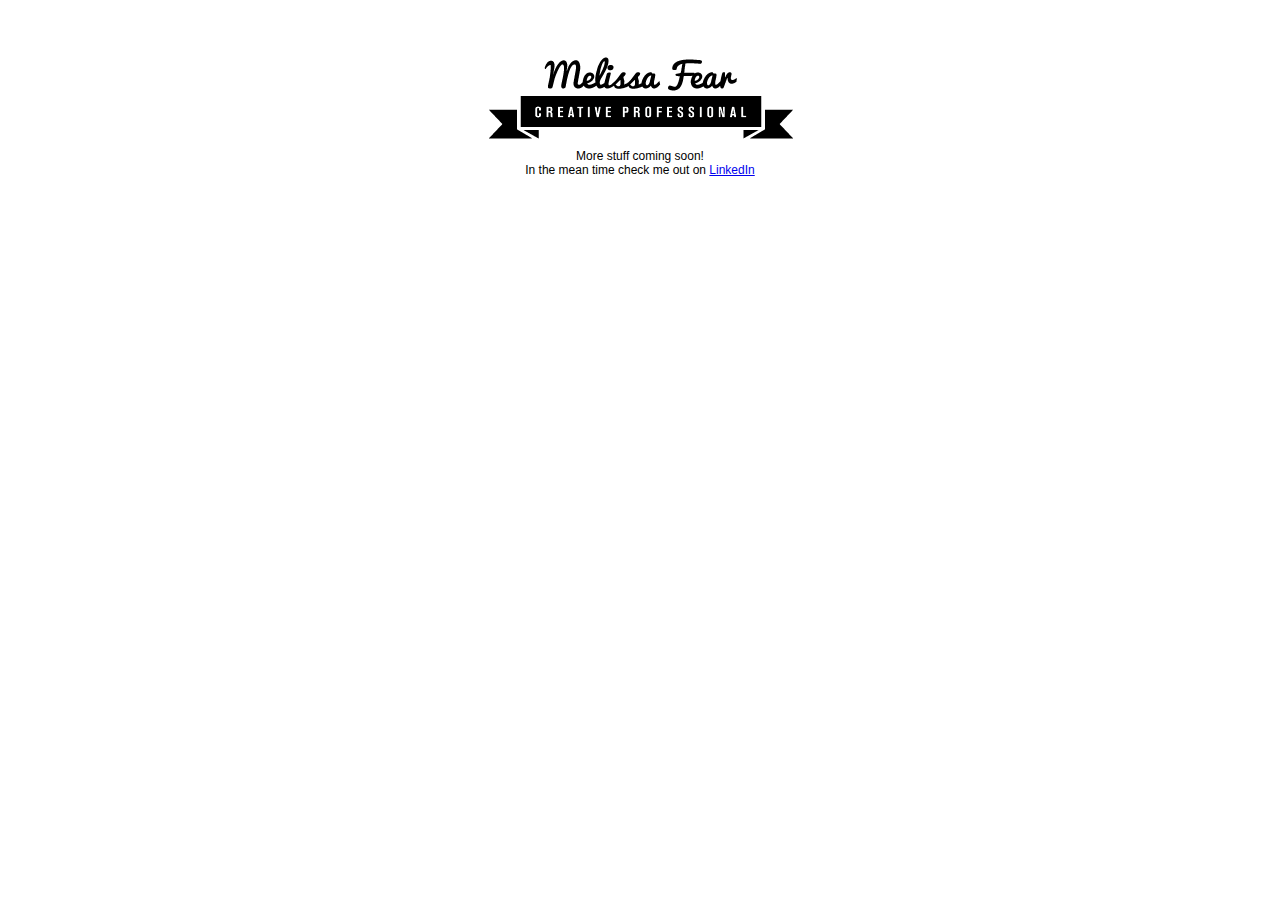
<file: index.html>
<!DOCTYPE html>
<html>
		<head>

			<script>
  (function(i,s,o,g,r,a,m){i['GoogleAnalyticsObject']=r;i[r]=i[r]||function(){
  (i[r].q=i[r].q||[]).push(arguments)},i[r].l=1*new Date();a=s.createElement(o),
  m=s.getElementsByTagName(o)[0];a.async=1;a.src=g;m.parentNode.insertBefore(a,m)
  })(window,document,'script','//www.google-analytics.com/analytics.js','ga');

  ga('create', 'UA-42594300-1', 'melissafear.com');
  ga('send', 'pageview');

</script>

			<title> Hello from melissafear.com!</title>
		<style>
.content{ 
	width: 100%;

	text-align: center;
	margin-top: 50px;
	font-family: sans-serif;
	font-size: 12px;

}


		</style>

		</head>

		<body>


<div class="content">
<img src="MyLogo.gif"> <br>
More stuff coming soon! <br>

In the mean time check me out on <a href="http://www.linkedin.com/in/melissafear">LinkedIn</a>
</div>

</body>
</html>
</file>
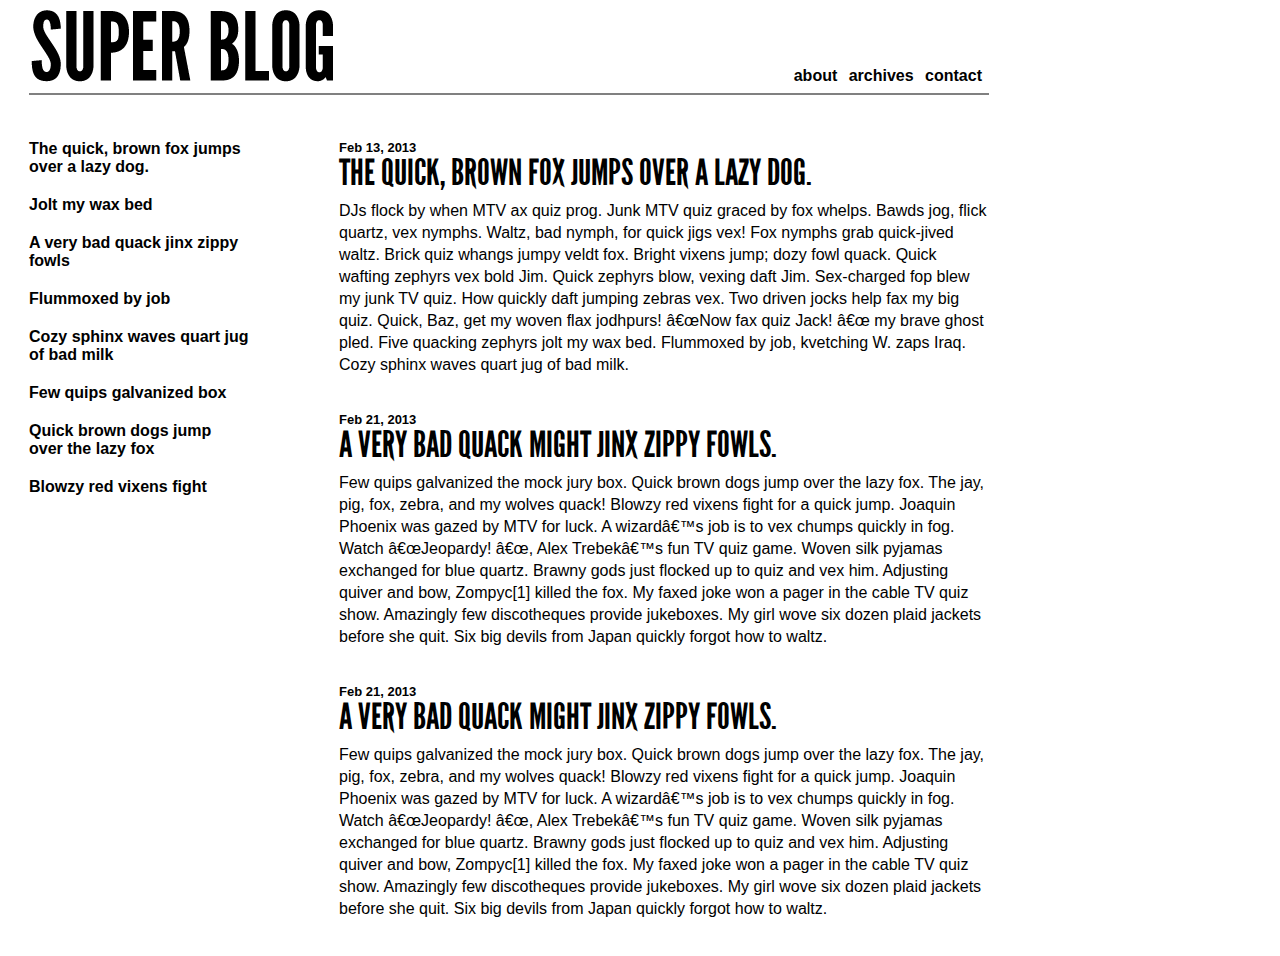
<file: blog/index.html>
<!DOCTYPE html>
<html>
	<head>
		<link rel="stylesheet" type="text/css" href="css/css.css">
	</head>

<body>
<div class="main">
<header>
	<img class= "image" src="blog-logo.png">
	<nav>
		<ul>
			<li>about</li>
			<li>archives</li>
			<li>contact</li>
			
		</ul>
	</nav>
	<div>
</header>

<div class= "content">
	<div class="links">
	<ul>
		<li>The quick, brown fox jumps over a lazy dog.</li>
		<li>Jolt my wax bed </li>
		<li>A very bad quack jinx zippy fowls</li>
		<li>Flummoxed by job </li>
		<li>Cozy sphinx waves quart jug of bad milk</li>
		<li>Few quips galvanized box</li>
		<li>Quick brown dogs jump over the lazy fox</li>
		<li>Blowzy red vixens fight</li>
	</ul>
	</div>

	<div class ="storygroup">
	<div class ="story">
		<h3>Feb 13, 2013</h3>
		<h1>The quick, brown fox jumps over a lazy dog.</h1>
		<p>DJs flock by when MTV ax quiz prog. Junk MTV quiz graced by fox whelps. Bawds jog, flick quartz, vex nymphs. Waltz, bad nymph, for quick jigs vex! Fox nymphs grab quick-jived waltz. Brick quiz whangs jumpy veldt fox. Bright vixens jump; dozy fowl quack. Quick wafting zephyrs vex bold Jim. Quick zephyrs blow, vexing daft Jim. Sex-charged fop blew my junk TV quiz. How quickly daft jumping zebras vex. Two driven jocks help fax my big quiz. Quick, Baz, get my woven flax jodhpurs! â€œNow fax quiz Jack! â€œ my brave ghost pled. Five quacking zephyrs jolt my wax bed. Flummoxed by job, kvetching W. zaps Iraq. Cozy sphinx waves quart jug of bad milk.</p>
	</div>

	<div class ="story">
		<h3>Feb 21, 2013</h3>
		<h1>A very bad quack might jinx zippy fowls.</h1>
		<p>Few quips galvanized the mock jury box. Quick brown dogs jump over the lazy fox. The jay, pig, fox, zebra, and my wolves quack! Blowzy red vixens fight for a quick jump. Joaquin Phoenix was gazed by MTV for luck. A wizardâ€™s job is to vex chumps quickly in fog. Watch â€œJeopardy! â€œ, Alex Trebekâ€™s fun TV quiz game. Woven silk pyjamas exchanged for blue quartz. Brawny gods just flocked up to quiz and vex him. Adjusting quiver and bow, Zompyc[1] killed the fox. My faxed joke won a pager in the cable TV quiz show. Amazingly few discotheques provide jukeboxes. My girl wove six dozen plaid jackets before she quit. Six big devils from Japan quickly forgot how to waltz.</p>
	</div>
	<div class ="story">
		<h3>Feb 21, 2013</h3>
		<h1>A very bad quack might jinx zippy fowls.</h1>
		<p>Few quips galvanized the mock jury box. Quick brown dogs jump over the lazy fox. The jay, pig, fox, zebra, and my wolves quack! Blowzy red vixens fight for a quick jump. Joaquin Phoenix was gazed by MTV for luck. A wizardâ€™s job is to vex chumps quickly in fog. Watch â€œJeopardy! â€œ, Alex Trebekâ€™s fun TV quiz game. Woven silk pyjamas exchanged for blue quartz. Brawny gods just flocked up to quiz and vex him. Adjusting quiver and bow, Zompyc[1] killed the fox. My faxed joke won a pager in the cable TV quiz show. Amazingly few discotheques provide jukeboxes. My girl wove six dozen plaid jackets before she quit. Six big devils from Japan quickly forgot how to waltz.</p>
	</div>
	</div>
</div>
</div>
</div>
</body>
</html>
</file>
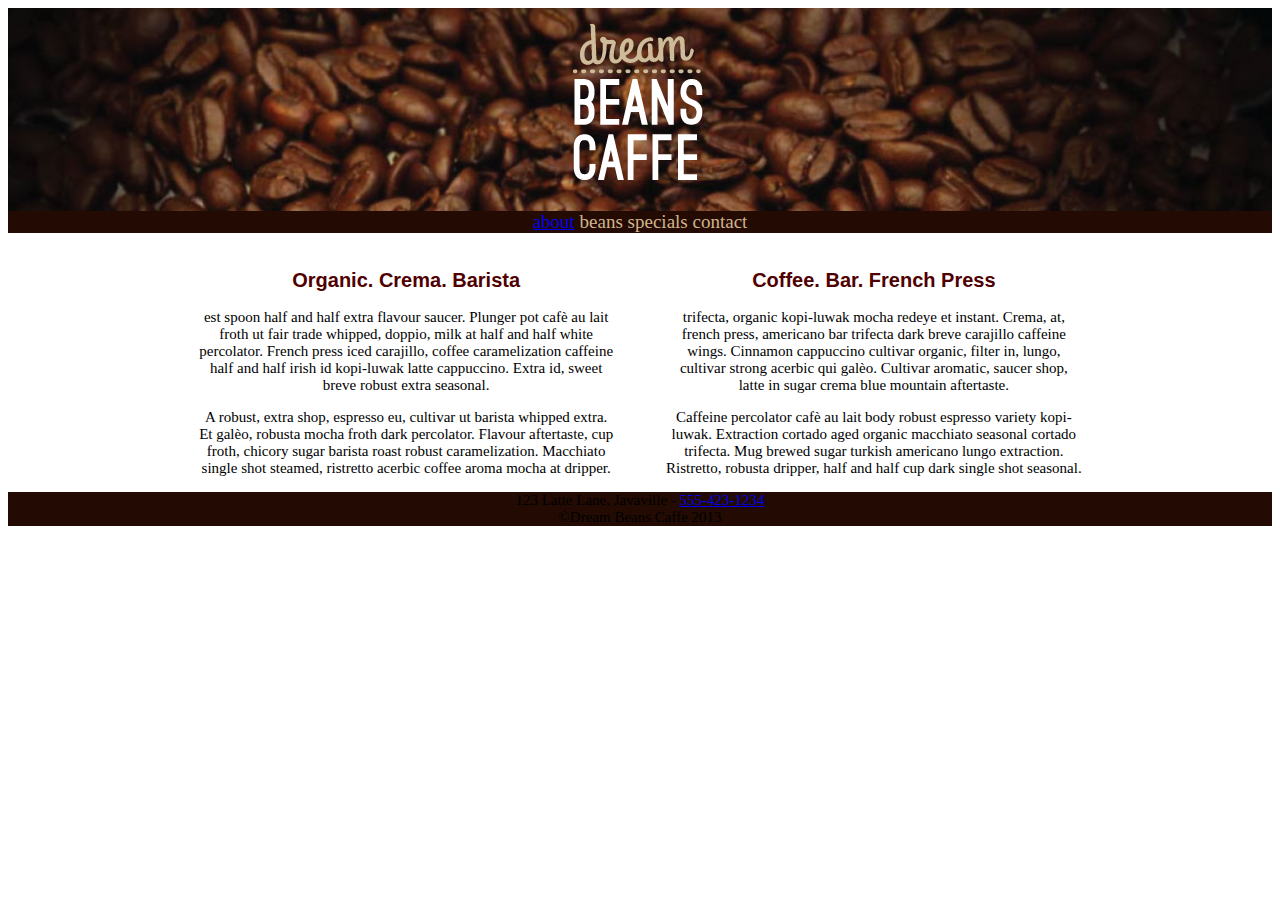
<file: coffee/index.html>
<!DOCTYPE html>
<html>

<head>

<style>

li { list-style-type: none;
	display: inline;
}

ul{
  	padding-left: 0px;
  	text-align: center;
}

p { color:black;
	font-family: georgia, serif;
	font-size: 15px;}

h1 { text-align: center;

}


h2 {color:#500000;
	font-size: 20px;
	font-family: sans-serif;}

nav {color:tan;
	font-family: georgia, serif;
	font-family: serif;
	font-size: 19px;}

.left {float: left;
padding-left: 15%;

}	

.right { float: right;
			padding-right: 15%;

}
.width { width: 33%;

}			



.style{text-align: center;

}

footer {color:tan;
		font-family: georgia, serif;
		font-family: serif;
		clear:both;
		width 100%;
		text-align: center;
	}

.bgcolor {	background-color: #230b03;

}

.bgimage{ background-image:URL("beans.jpg");
background-size:cover;}


</style>
<title>Dream Beans Caffee</title>


	
</head>	
<body>
	<header class="style bgimage">
		
		<img src="beans-logo.png">
		
<h1> <span style ="display:none;">Dream Beans Caffee</span></h1>
			<nav>
				<ul class="bgcolor">

					<li><a href="#">about</a></li>
					<li>beans</li>
					<li>specials</li>
					<li>contact</li>
				</ul>
			</nav>

	</header>		
			<section>
			<div class ="left style width">
			<h2>Organic. Crema. Barista</h2> 
			
				<p>
				est spoon half and half extra flavour saucer. Plunger pot caf&egrave; au lait froth ut fair trade whipped, doppio, milk at half and half white percolator. French press iced carajillo, coffee caramelization caffeine half and half irish id kopi-luwak latte cappuccino. Extra id, sweet breve robust extra seasonal.
				</p>

				<p>
				A robust, extra shop, espresso eu, cultivar ut barista whipped extra. Et gal&egrave;o, robusta mocha froth dark percolator. Flavour aftertaste, cup froth, chicory sugar barista roast robust caramelization. Macchiato single shot steamed, ristretto acerbic coffee aroma mocha at dripper.
				</p>
			</div>
			
			<div class ="right style width">
			<h2>
				Coffee. Bar. French Press
			</h2> 

			<p>
				trifecta, organic kopi-luwak mocha redeye et instant. Crema, at, french press, americano bar trifecta dark breve carajillo caffeine wings. Cinnamon cappuccino cultivar organic, filter in, lungo, cultivar strong acerbic qui gal&egrave;o. Cultivar aromatic, saucer shop, latte in sugar crema blue mountain aftertaste.
			</p>
			<p>
				Caffeine percolator caf&egrave; au lait body robust espresso variety kopi-luwak. Extraction cortado aged organic macchiato seasonal cortado trifecta. Mug brewed sugar turkish americano lungo extraction. Ristretto, robusta dripper, half and half cup dark single shot seasonal.
			</p>
			</div>
		</section>
	
	<footer class="bgcolor">
		<p>
				123 Latte Lane, Javaville - <a href = "tel:+15554231234"> 555-423-1234</a> <br>
				&copy;Dream Beans Caffe 2013
		</p>
	</footer>	
</body>
</html>
</file>
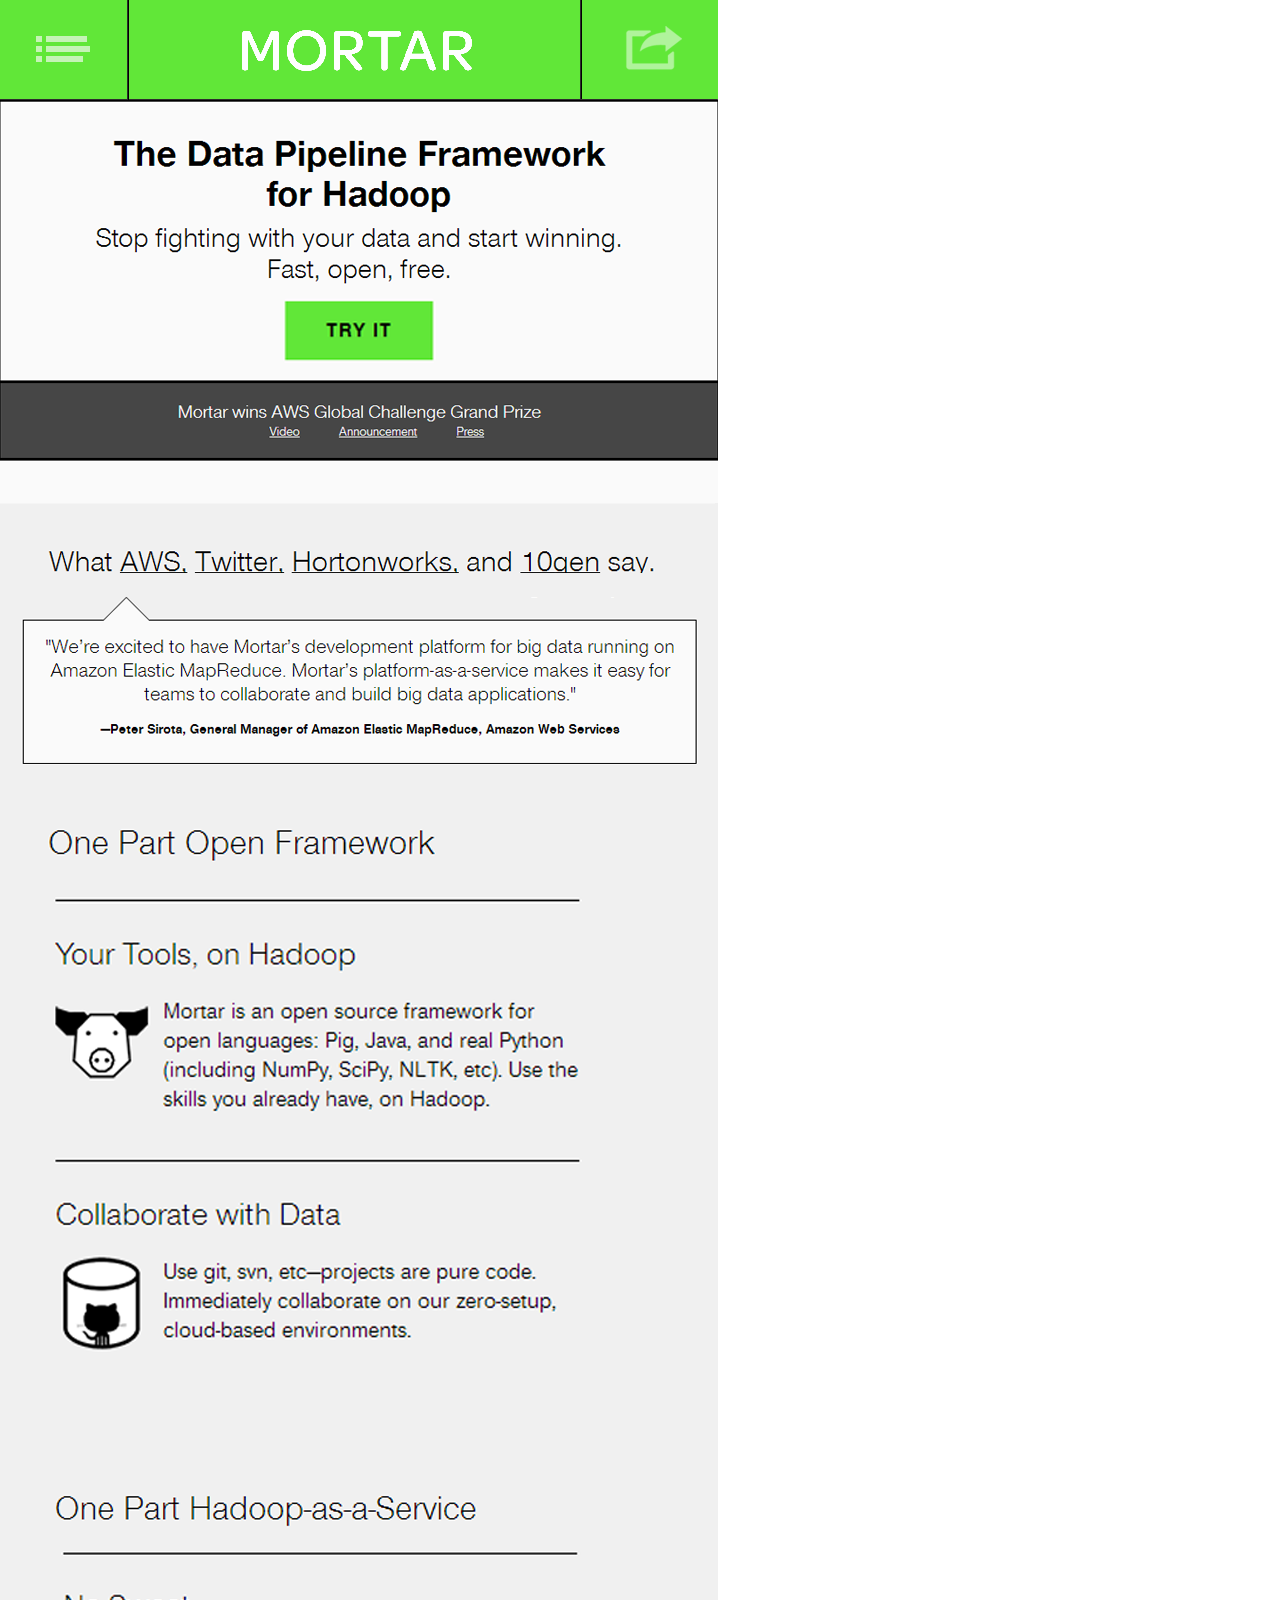
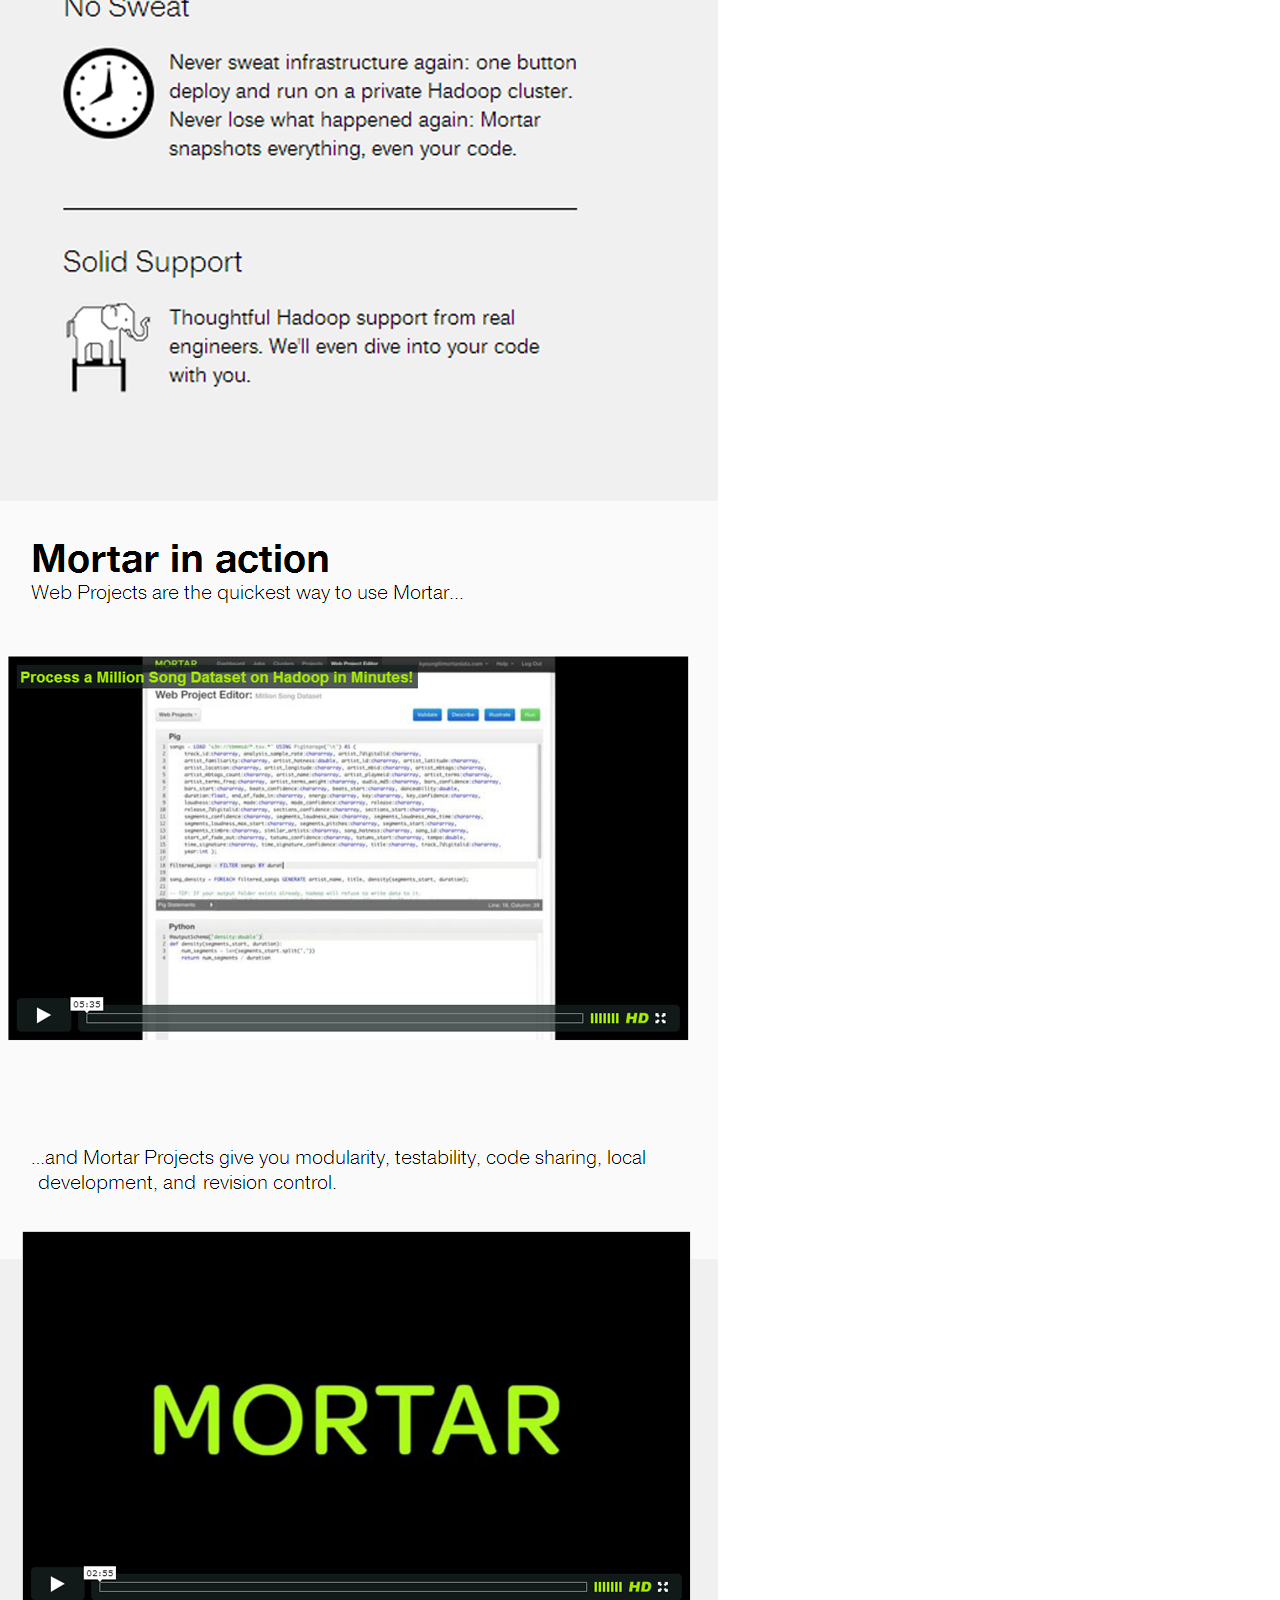
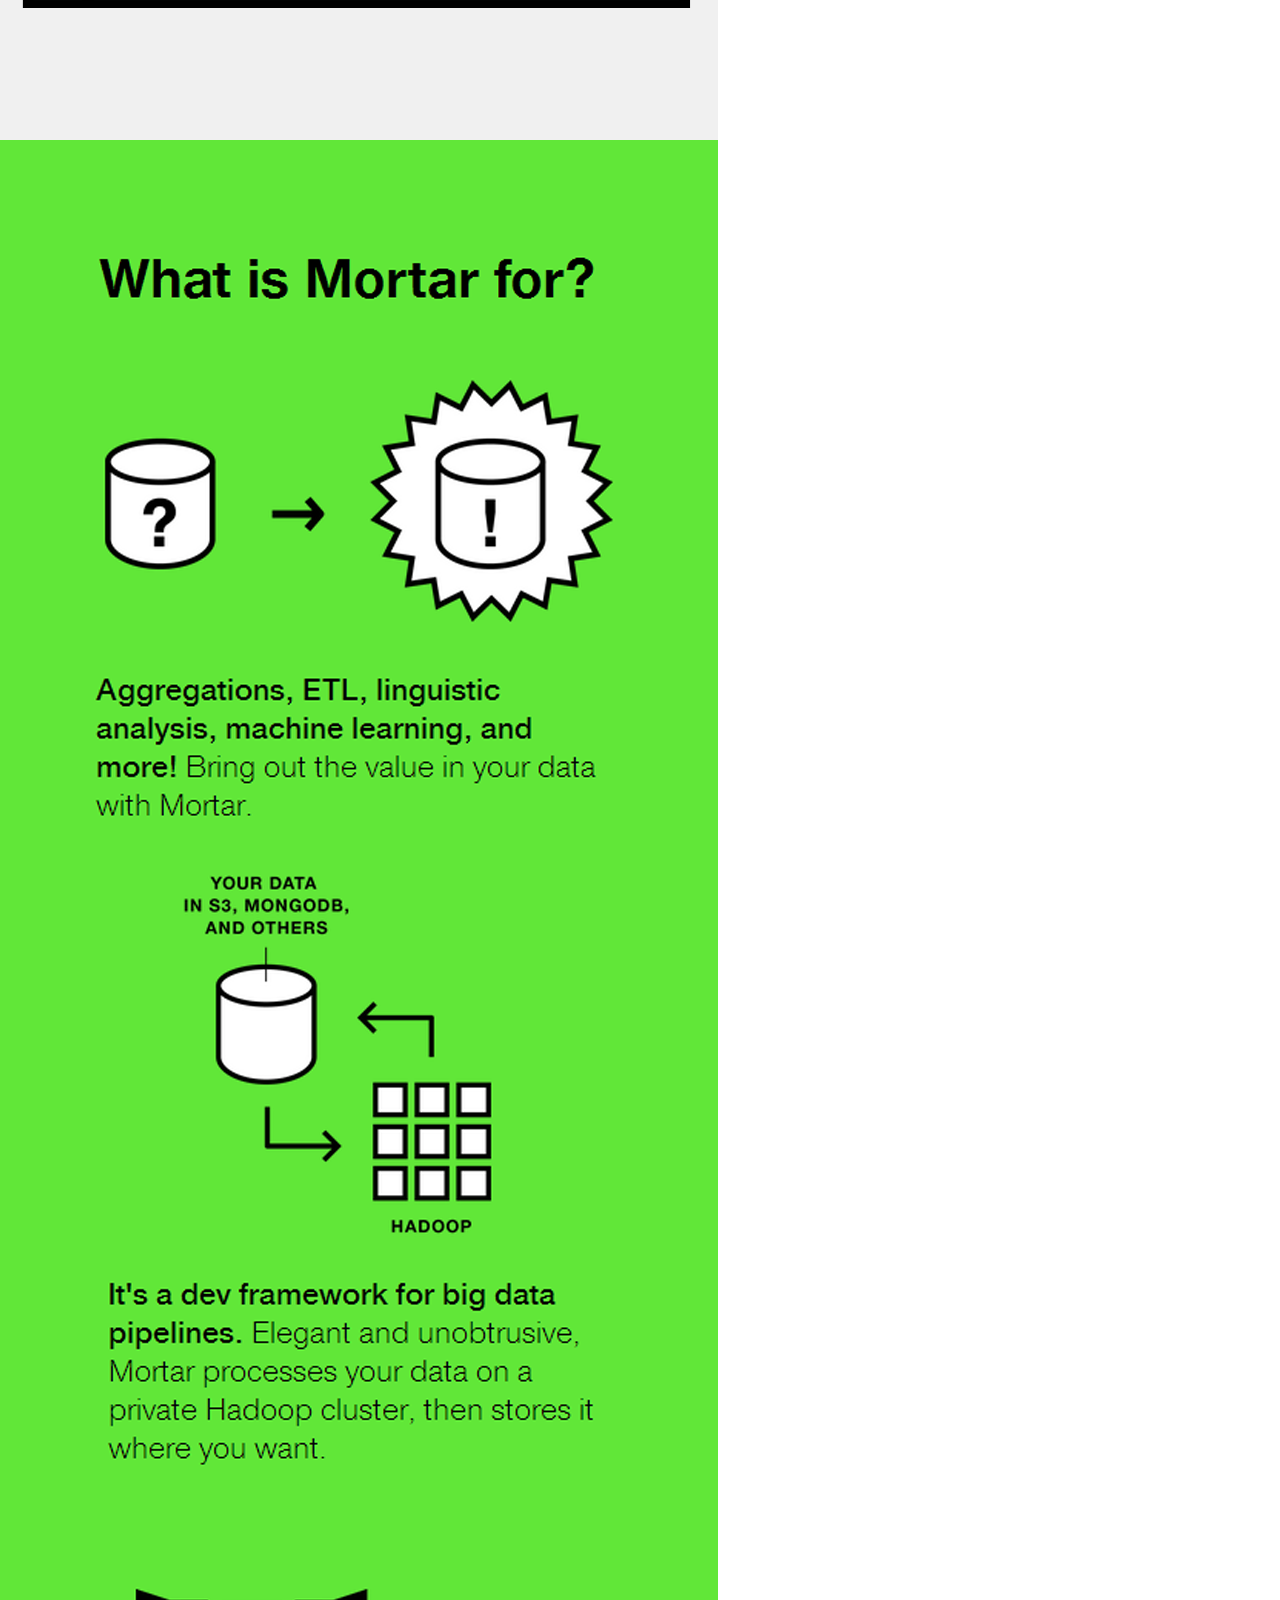
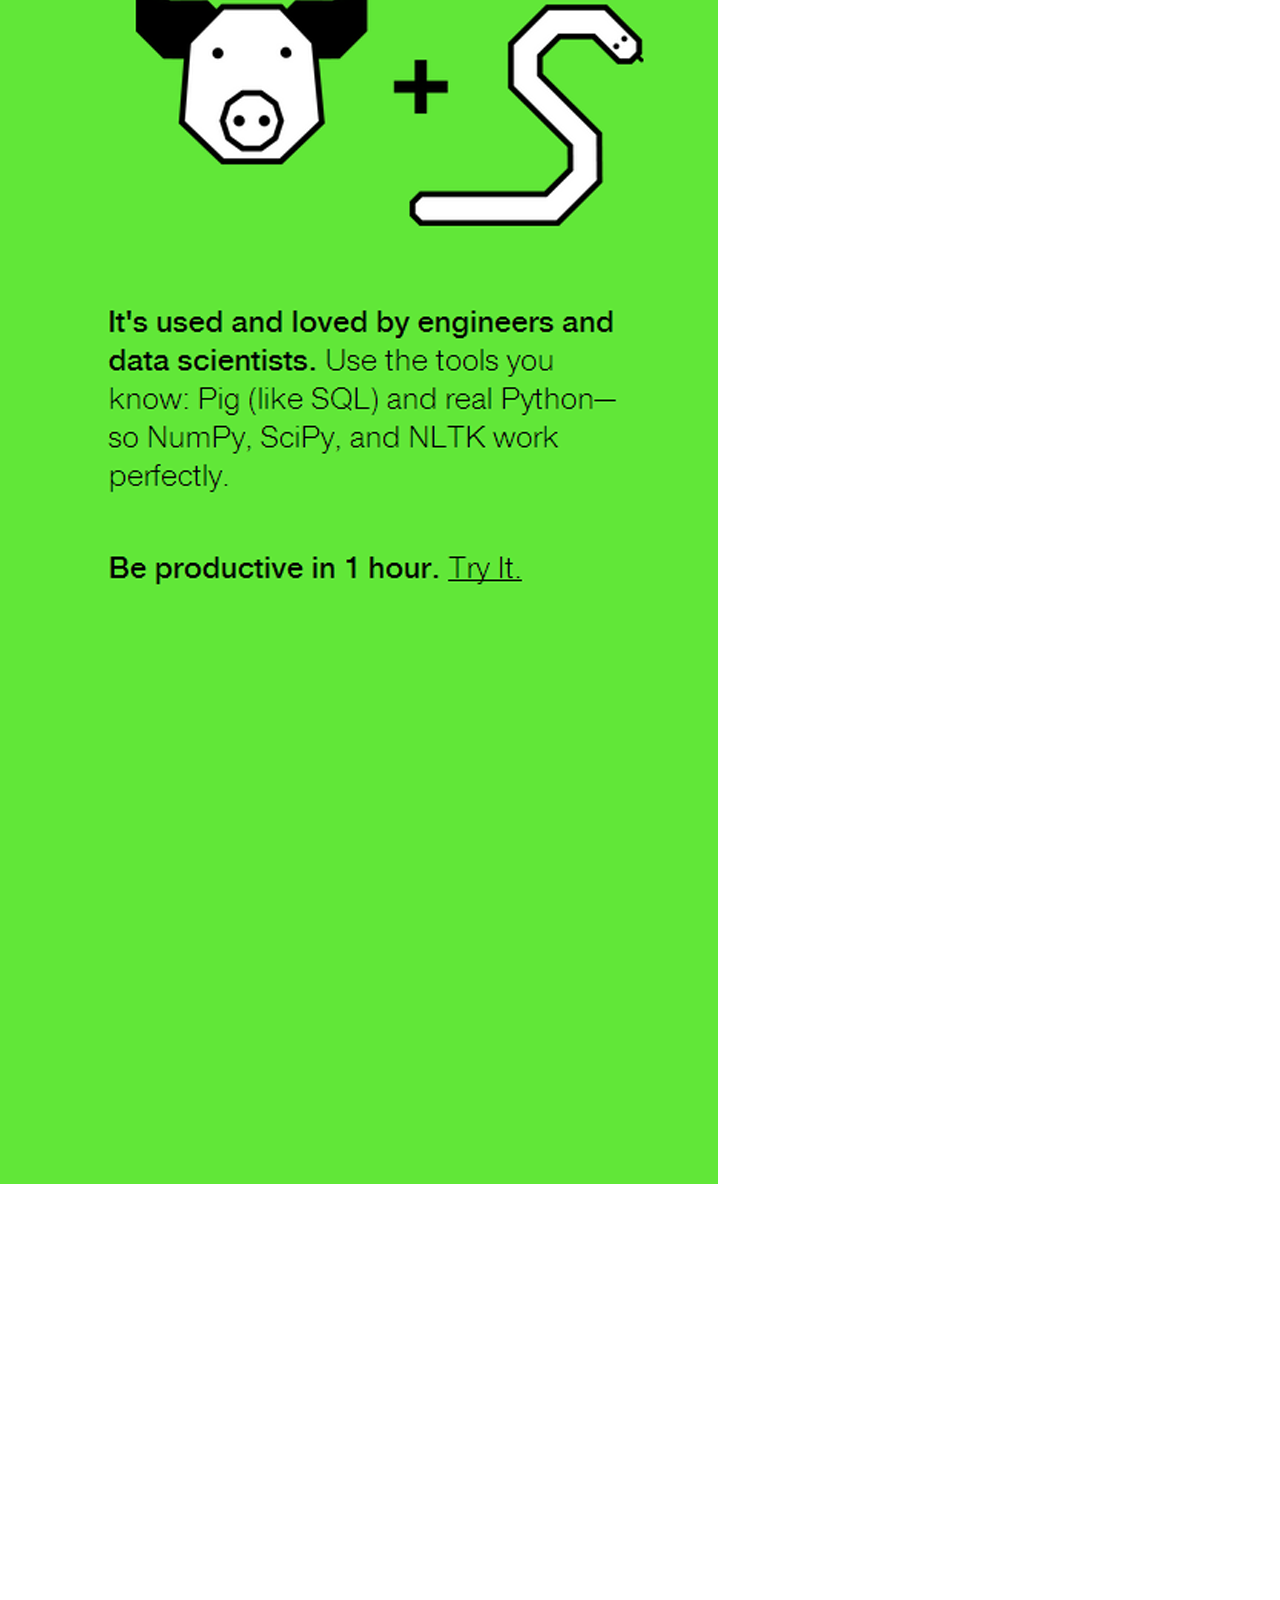
<file: mortardata/index.html>
<html>
	<head>
		<title> Mortar Data Phone</title>

	
	</head>
	
	<body>

	<img style ="margin-left:-10; margin-top:-10;" src="MD_01.png" usemap="#buttons">
	
	<map name="buttons">
  <area shape="rect" coords="0,0,130,100" href="menu.html" >
  <area shape="rect" coords="570,0,720,100;" href="connect.html" >

</map>
	</body>
	</html>
</file>
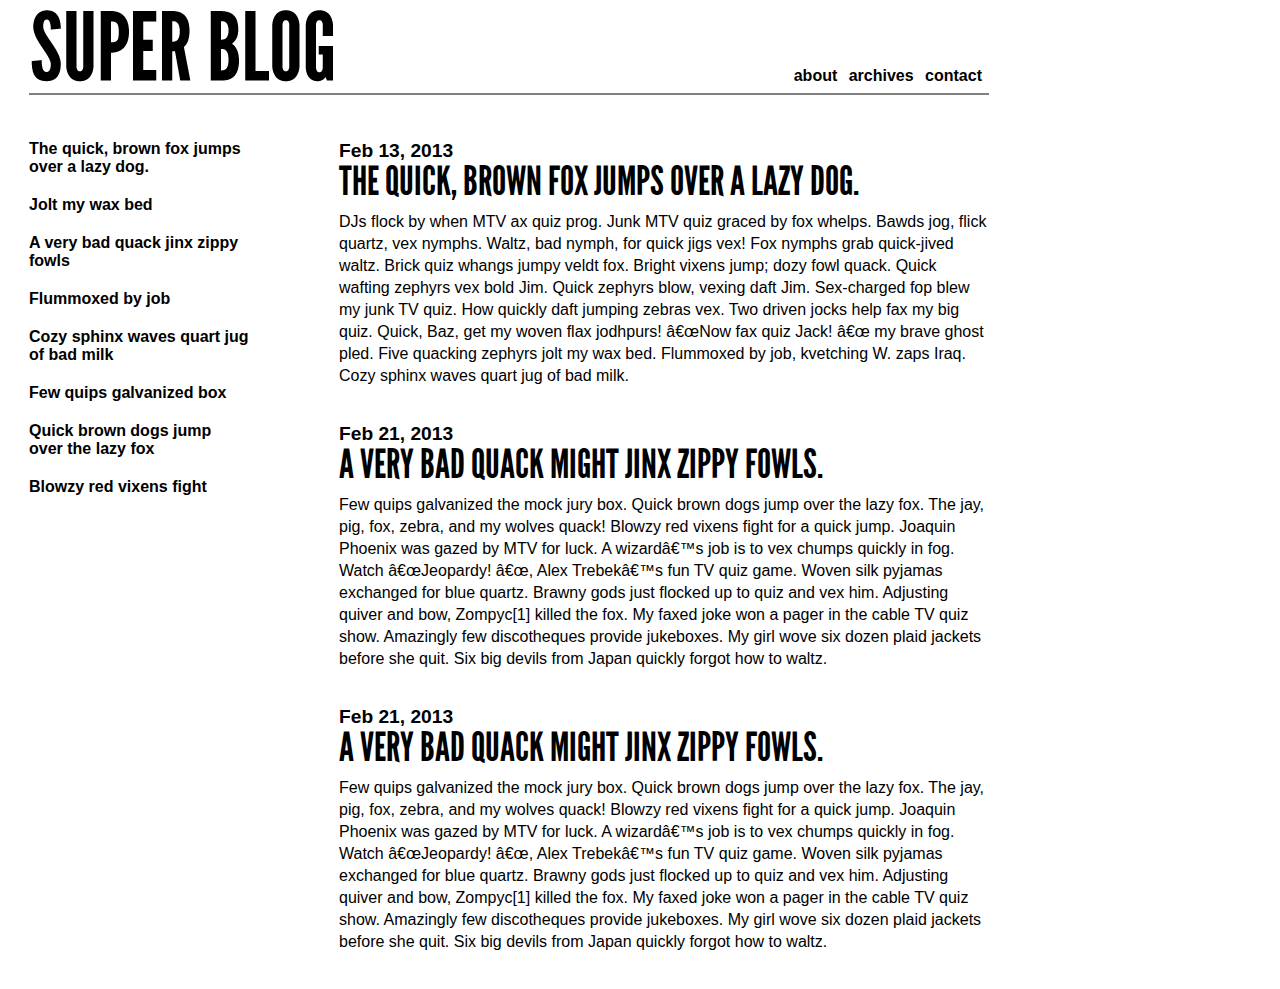
<file: blog/index2.html>
<!DOCTYPE html>
<html>
	<head>
		<link rel="stylesheet" type="text/css" href="css/css2.css">
	</head>

<body>
<div class="main">
<header>
	<img class= "image" src="blog-logo.png">
	<nav>
		<ul>
			<li>about</li>
			<li>archives</li>
			<li>contact</li>
			
		</ul>
	</nav>
	<div>
</header>

<div class= "content">
	<div class="links">
	<ul>
		<li>The quick, brown fox jumps over a lazy dog.</li>
		<li>Jolt my wax bed </li>
		<li>A very bad quack jinx zippy fowls</li>
		<li>Flummoxed by job </li>
		<li>Cozy sphinx waves quart jug of bad milk</li>
		<li>Few quips galvanized box</li>
		<li>Quick brown dogs jump over the lazy fox</li>
		<li>Blowzy red vixens fight</li>
	</ul>
	</div>

	<div class ="storygroup">
	<div class ="story">
		<h3>Feb 13, 2013</h3>
		<h1>The quick, brown fox jumps over a lazy dog.</h1>
		<p>DJs flock by when MTV ax quiz prog. Junk MTV quiz graced by fox whelps. Bawds jog, flick quartz, vex nymphs. Waltz, bad nymph, for quick jigs vex! Fox nymphs grab quick-jived waltz. Brick quiz whangs jumpy veldt fox. Bright vixens jump; dozy fowl quack. Quick wafting zephyrs vex bold Jim. Quick zephyrs blow, vexing daft Jim. Sex-charged fop blew my junk TV quiz. How quickly daft jumping zebras vex. Two driven jocks help fax my big quiz. Quick, Baz, get my woven flax jodhpurs! â€œNow fax quiz Jack! â€œ my brave ghost pled. Five quacking zephyrs jolt my wax bed. Flummoxed by job, kvetching W. zaps Iraq. Cozy sphinx waves quart jug of bad milk.</p>
	</div>

	<div class ="story">
		<h3>Feb 21, 2013</h3>
		<h1>A very bad quack might jinx zippy fowls.</h1>
		<p>Few quips galvanized the mock jury box. Quick brown dogs jump over the lazy fox. The jay, pig, fox, zebra, and my wolves quack! Blowzy red vixens fight for a quick jump. Joaquin Phoenix was gazed by MTV for luck. A wizardâ€™s job is to vex chumps quickly in fog. Watch â€œJeopardy! â€œ, Alex Trebekâ€™s fun TV quiz game. Woven silk pyjamas exchanged for blue quartz. Brawny gods just flocked up to quiz and vex him. Adjusting quiver and bow, Zompyc[1] killed the fox. My faxed joke won a pager in the cable TV quiz show. Amazingly few discotheques provide jukeboxes. My girl wove six dozen plaid jackets before she quit. Six big devils from Japan quickly forgot how to waltz.</p>
	</div>
	<div class ="story">
		<h3>Feb 21, 2013</h3>
		<h1>A very bad quack might jinx zippy fowls.</h1>
		<p>Few quips galvanized the mock jury box. Quick brown dogs jump over the lazy fox. The jay, pig, fox, zebra, and my wolves quack! Blowzy red vixens fight for a quick jump. Joaquin Phoenix was gazed by MTV for luck. A wizardâ€™s job is to vex chumps quickly in fog. Watch â€œJeopardy! â€œ, Alex Trebekâ€™s fun TV quiz game. Woven silk pyjamas exchanged for blue quartz. Brawny gods just flocked up to quiz and vex him. Adjusting quiver and bow, Zompyc[1] killed the fox. My faxed joke won a pager in the cable TV quiz show. Amazingly few discotheques provide jukeboxes. My girl wove six dozen plaid jackets before she quit. Six big devils from Japan quickly forgot how to waltz.</p>
	</div>
	</div>
</div>
</div>
</div>
</body>
</html>
</file>
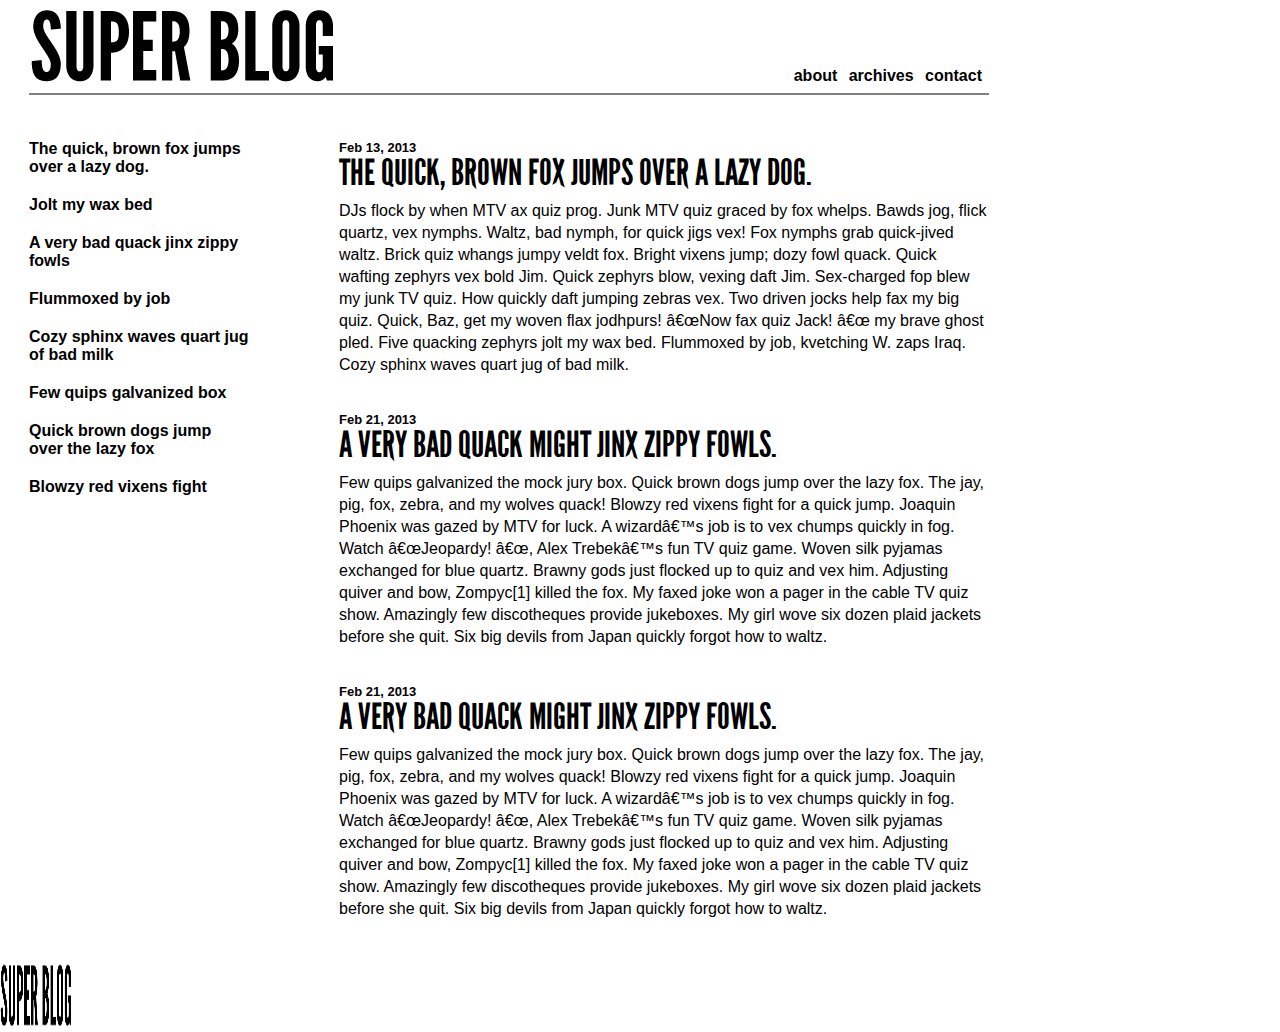
<file: blog/index3.html>
<!DOCTYPE html>
<html>
	<head>
		<link rel="stylesheet" type="text/css" href="css/css.css">
		<link rel="stylesheet" type="text/css" href="http://leandrovieira.com/projects/jquery/lightbox/css/jquery.lightbox-0.4.css" media="screen" />
		<script src="http://code.jquery.com/jquery-1.10.1.min.js"></script>
		<script src="javascript.js" type="text/javascript"></script>
		<script type="text/javascript" src="http://leandrovieira.com/projects/jquery/lightbox/js/jquery.lightbox-0.4.js"></script>

	</head>

<body>
<div class="main">
<header>
	<img class= "image" src="blog-logo.png">
	<nav>
		<ul>
			<li>about</li>
			<li>archives</li>
			<li>contact</li>
			
		</ul>
	</nav>
	<div>
</header>

<div class= "content">
	<div class="links">
	<ul>
		<li>The quick, brown fox jumps over a lazy dog.</li>
		<li>Jolt my wax bed </li>
		<li>A very bad quack jinx zippy fowls</li>
		<li>Flummoxed by job </li>
		<li>Cozy sphinx waves quart jug of bad milk</li>
		<li>Few quips galvanized box</li>
		<li>Quick brown dogs jump over the lazy fox</li>
		<li>Blowzy red vixens fight</li>
	</ul>
	</div>

	<div class ="storygroup">
	<div class ="story">
		<h3>Feb 13, 2013</h3>
		<h1>The quick, brown fox jumps over a lazy dog.</h1>
		<p>DJs flock by when MTV ax quiz prog. Junk MTV quiz graced by fox whelps. Bawds jog, flick quartz, vex nymphs. Waltz, bad nymph, for quick jigs vex! Fox nymphs grab quick-jived waltz. Brick quiz whangs jumpy veldt fox. Bright vixens jump; dozy fowl quack. Quick wafting zephyrs vex bold Jim. Quick zephyrs blow, vexing daft Jim. Sex-charged fop blew my junk TV quiz. How quickly daft jumping zebras vex. Two driven jocks help fax my big quiz. Quick, Baz, get my woven flax jodhpurs! â€œNow fax quiz Jack! â€œ my brave ghost pled. Five quacking zephyrs jolt my wax bed. Flummoxed by job, kvetching W. zaps Iraq. Cozy sphinx waves quart jug of bad milk.</p>
	</div>

	<div class ="story">
		<h3>Feb 21, 2013</h3>
		<h1>A very bad quack might jinx zippy fowls.</h1>
		<p>Few quips galvanized the mock jury box. Quick brown dogs jump over the lazy fox. The jay, pig, fox, zebra, and my wolves quack! Blowzy red vixens fight for a quick jump. Joaquin Phoenix was gazed by MTV for luck. A wizardâ€™s job is to vex chumps quickly in fog. Watch â€œJeopardy! â€œ, Alex Trebekâ€™s fun TV quiz game. Woven silk pyjamas exchanged for blue quartz. Brawny gods just flocked up to quiz and vex him. Adjusting quiver and bow, Zompyc[1] killed the fox. My faxed joke won a pager in the cable TV quiz show. Amazingly few discotheques provide jukeboxes. My girl wove six dozen plaid jackets before she quit. Six big devils from Japan quickly forgot how to waltz.</p>
	</div>
	<div class ="story">
		<h3>Feb 21, 2013</h3>
		<h1>A very bad quack might jinx zippy fowls.</h1>
		<p>Few quips galvanized the mock jury box. Quick brown dogs jump over the lazy fox. The jay, pig, fox, zebra, and my wolves quack! Blowzy red vixens fight for a quick jump. Joaquin Phoenix was gazed by MTV for luck. A wizardâ€™s job is to vex chumps quickly in fog. Watch â€œJeopardy! â€œ, Alex Trebekâ€™s fun TV quiz game. Woven silk pyjamas exchanged for blue quartz. Brawny gods just flocked up to quiz and vex him. Adjusting quiver and bow, Zompyc[1] killed the fox. My faxed joke won a pager in the cable TV quiz show. Amazingly few discotheques provide jukeboxes. My girl wove six dozen plaid jackets before she quit. Six big devils from Japan quickly forgot how to waltz.</p>

	</div>
	</div>
</div>
</div>
</div>

<div>
<a class="puppys" href="blog-logo.png"><img src="blog-logo.png" width="72" height="72" alt="" /></a>
</div>




</body>
</html>
</file>
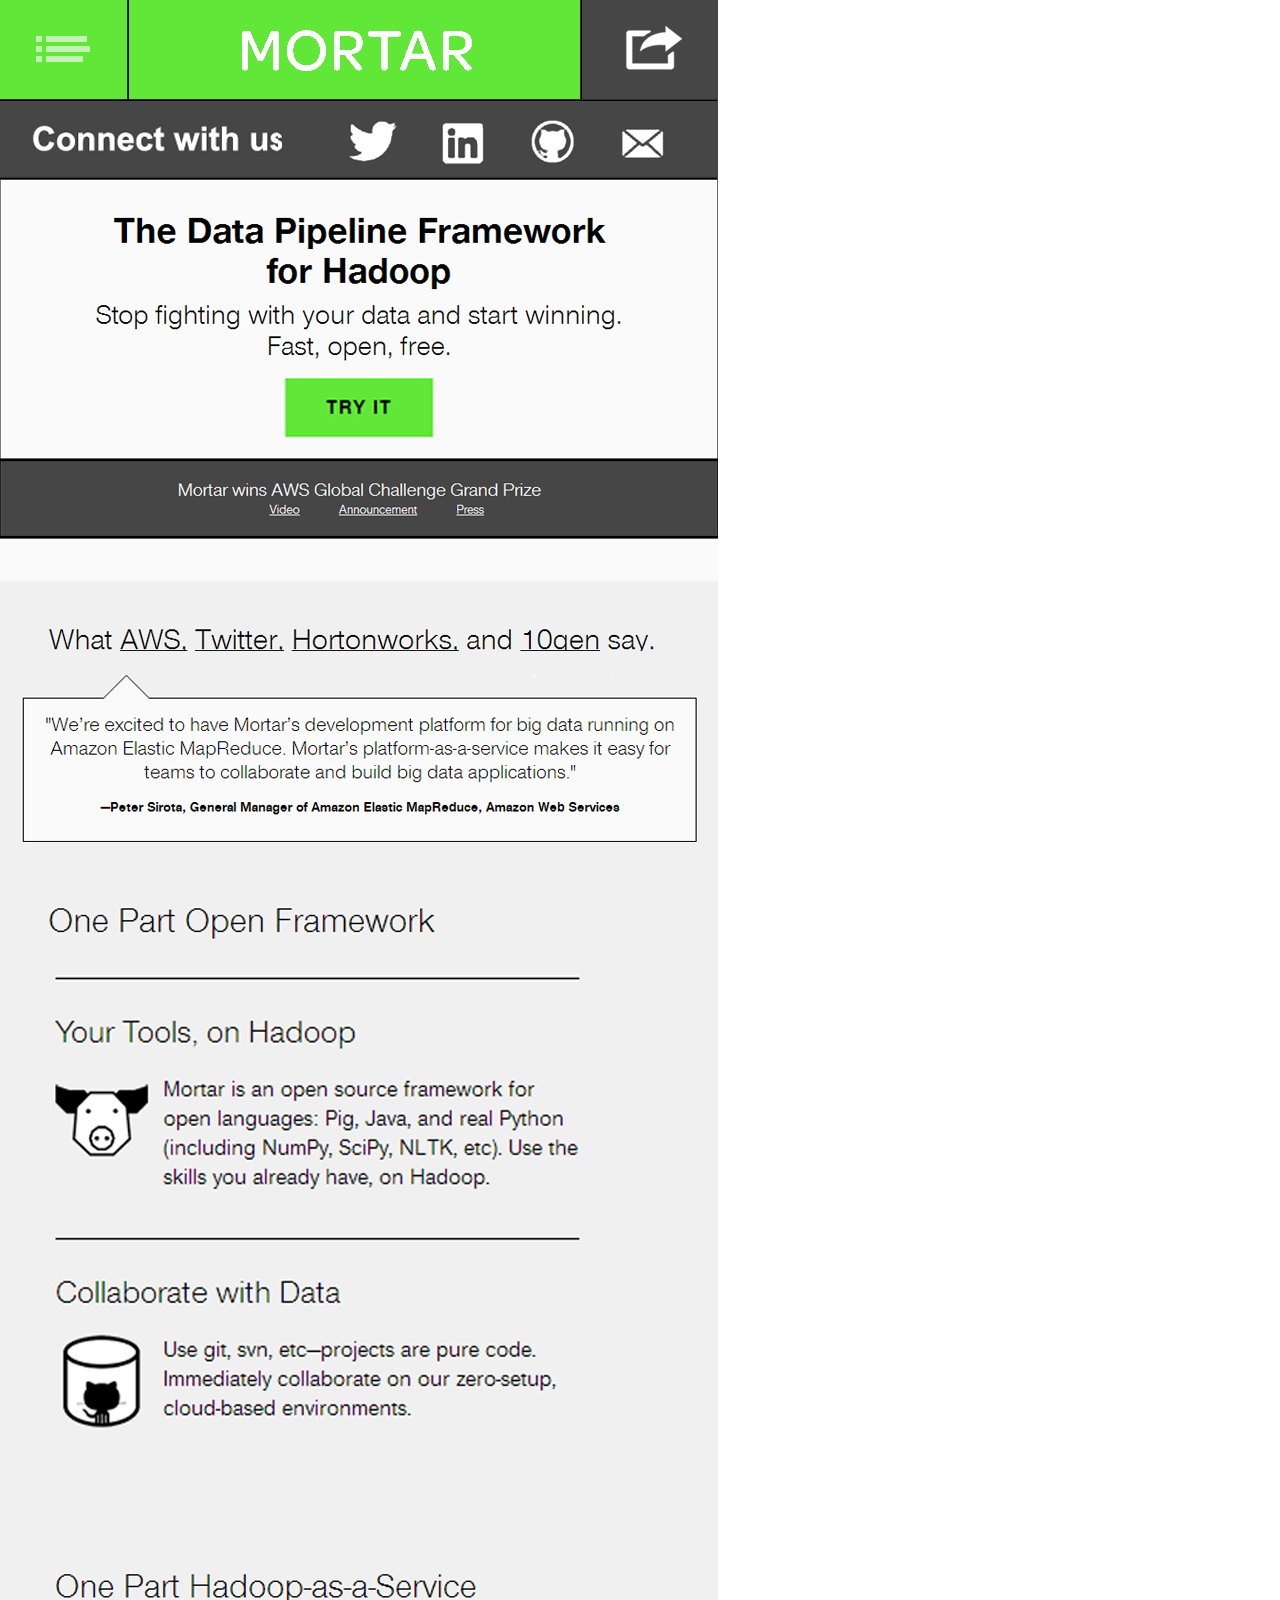
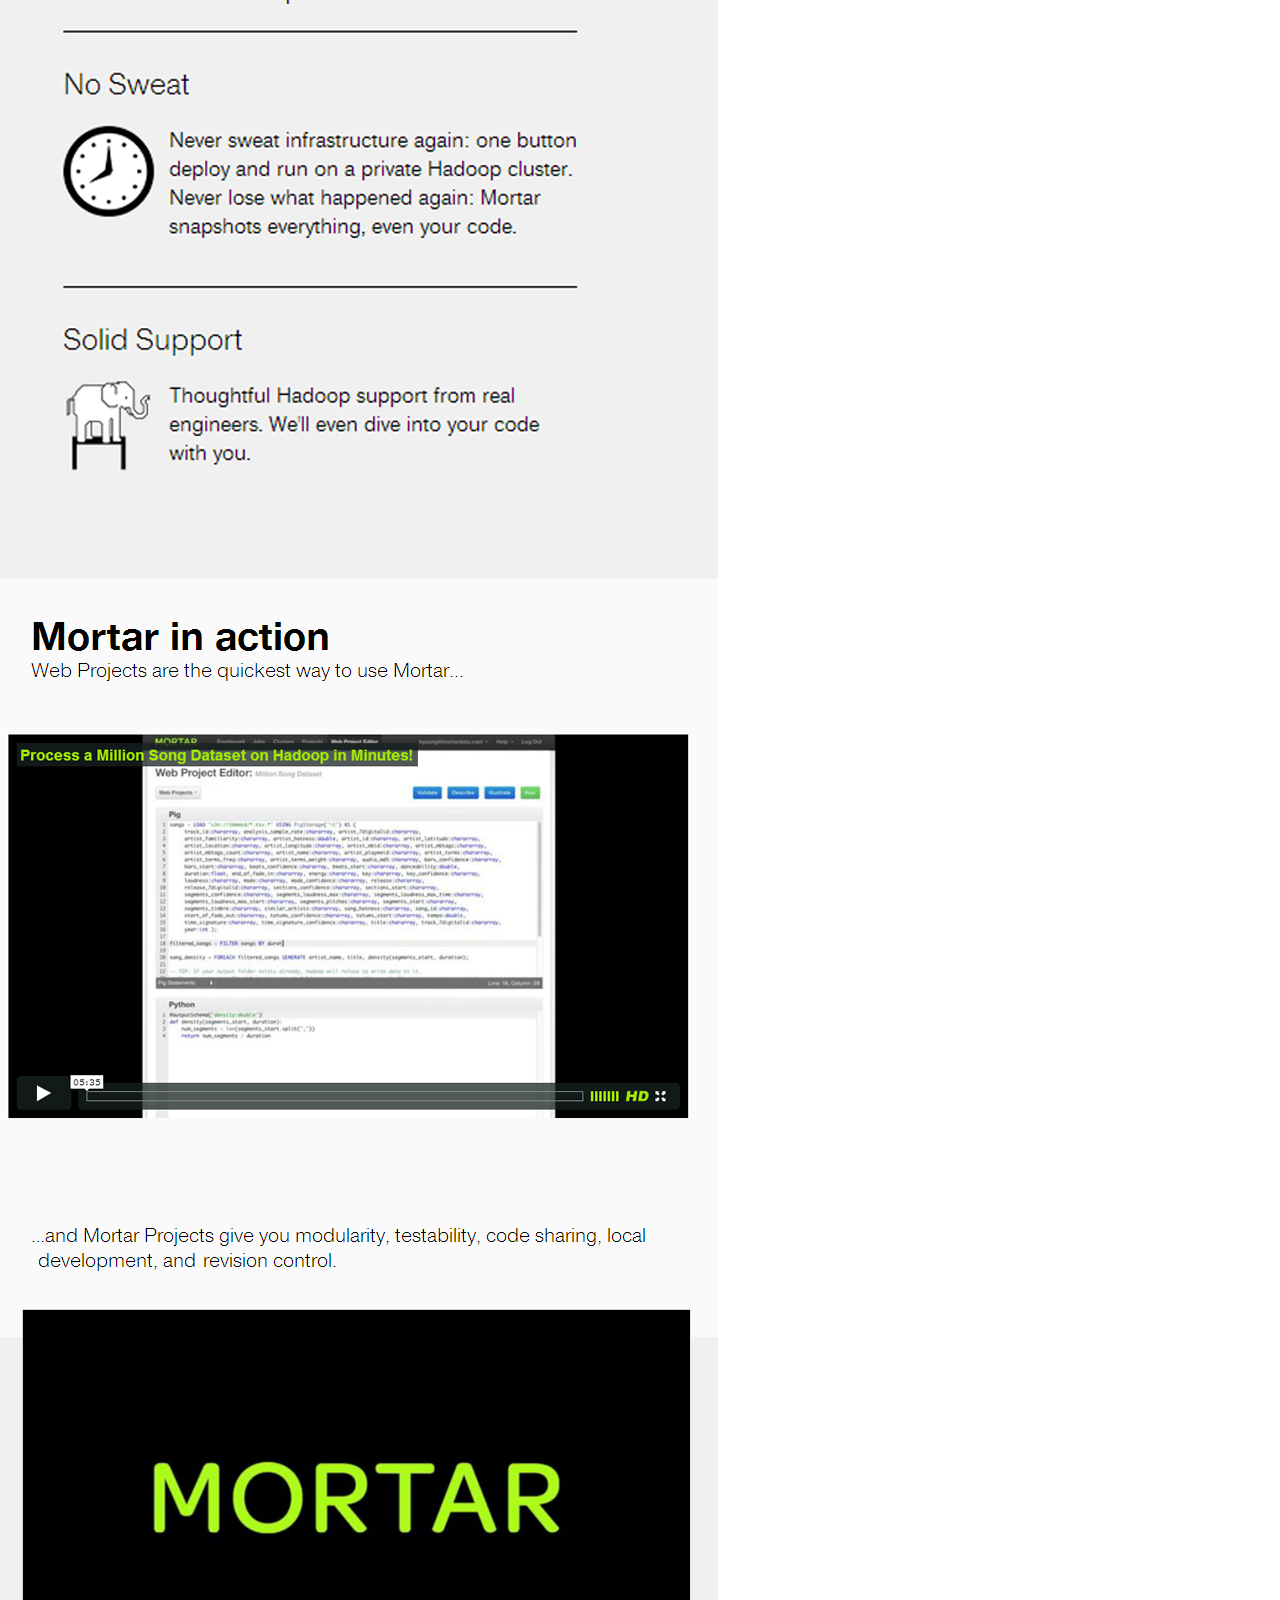
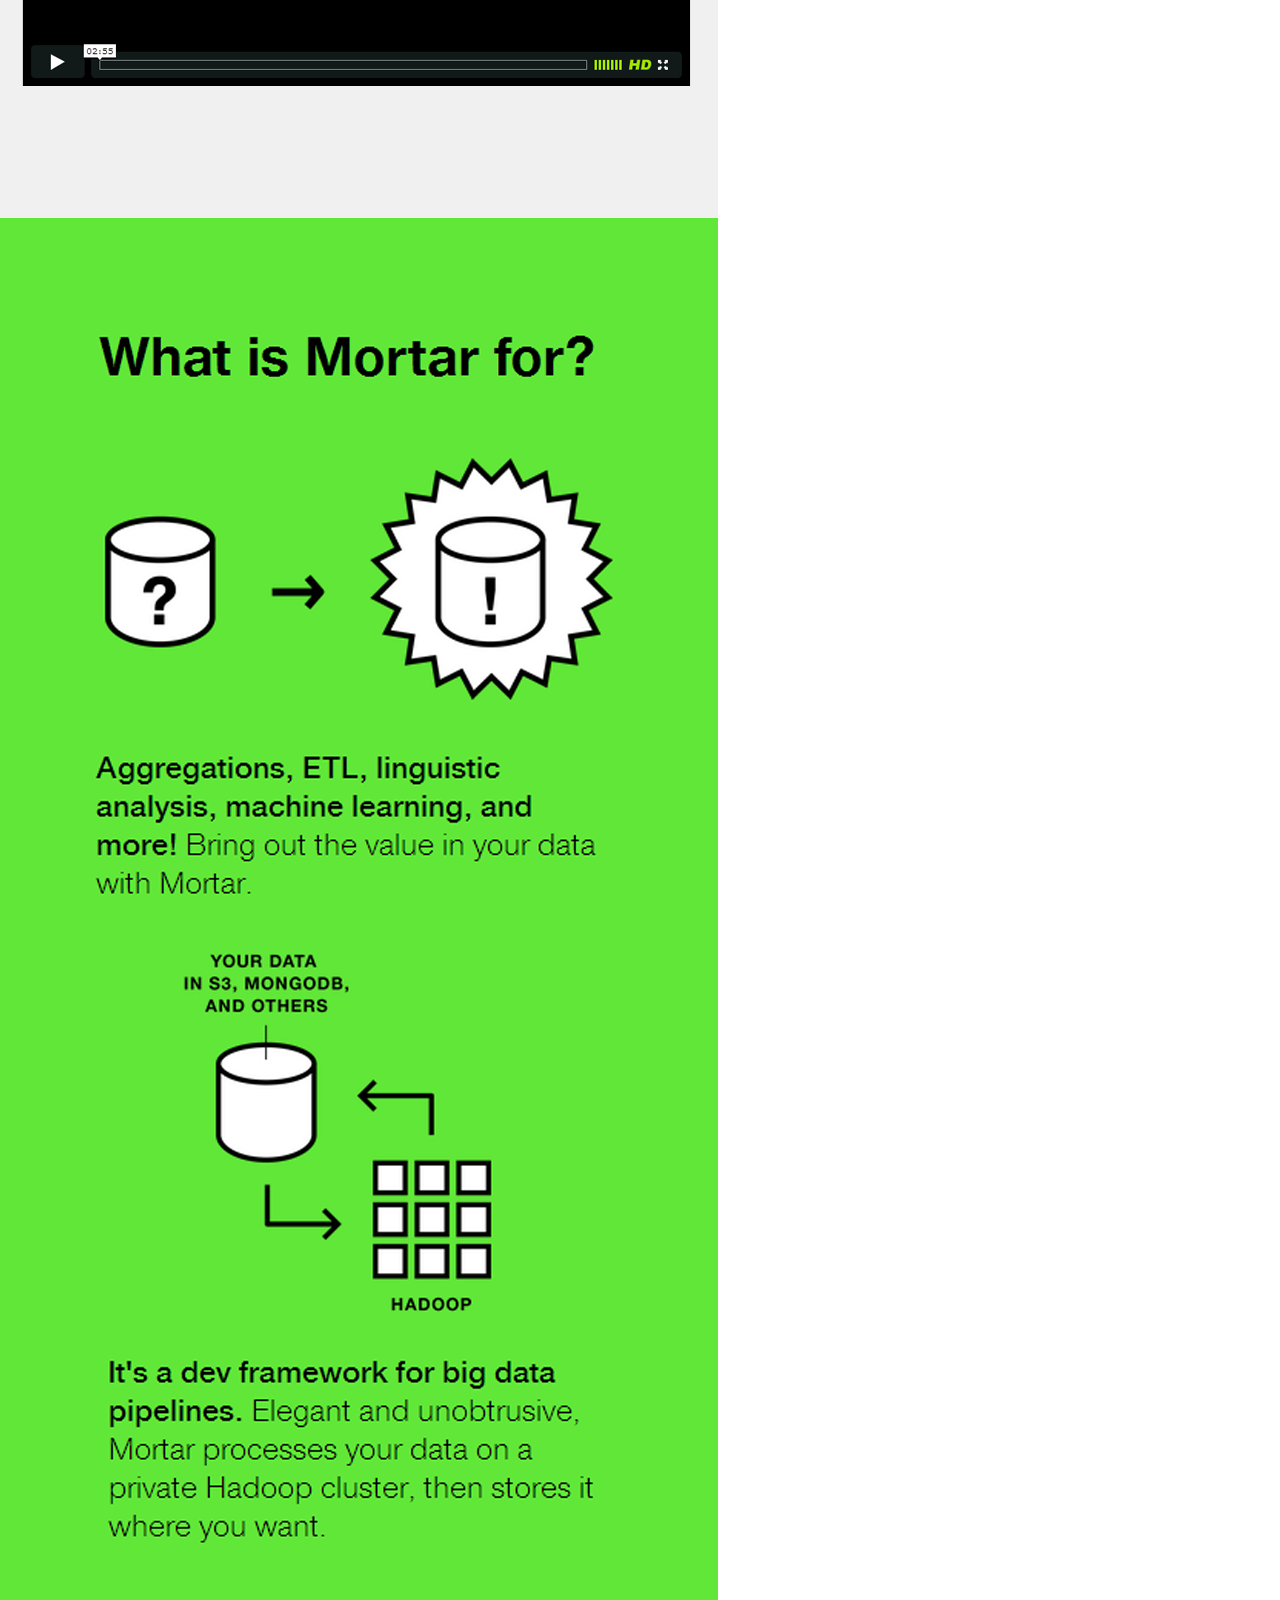
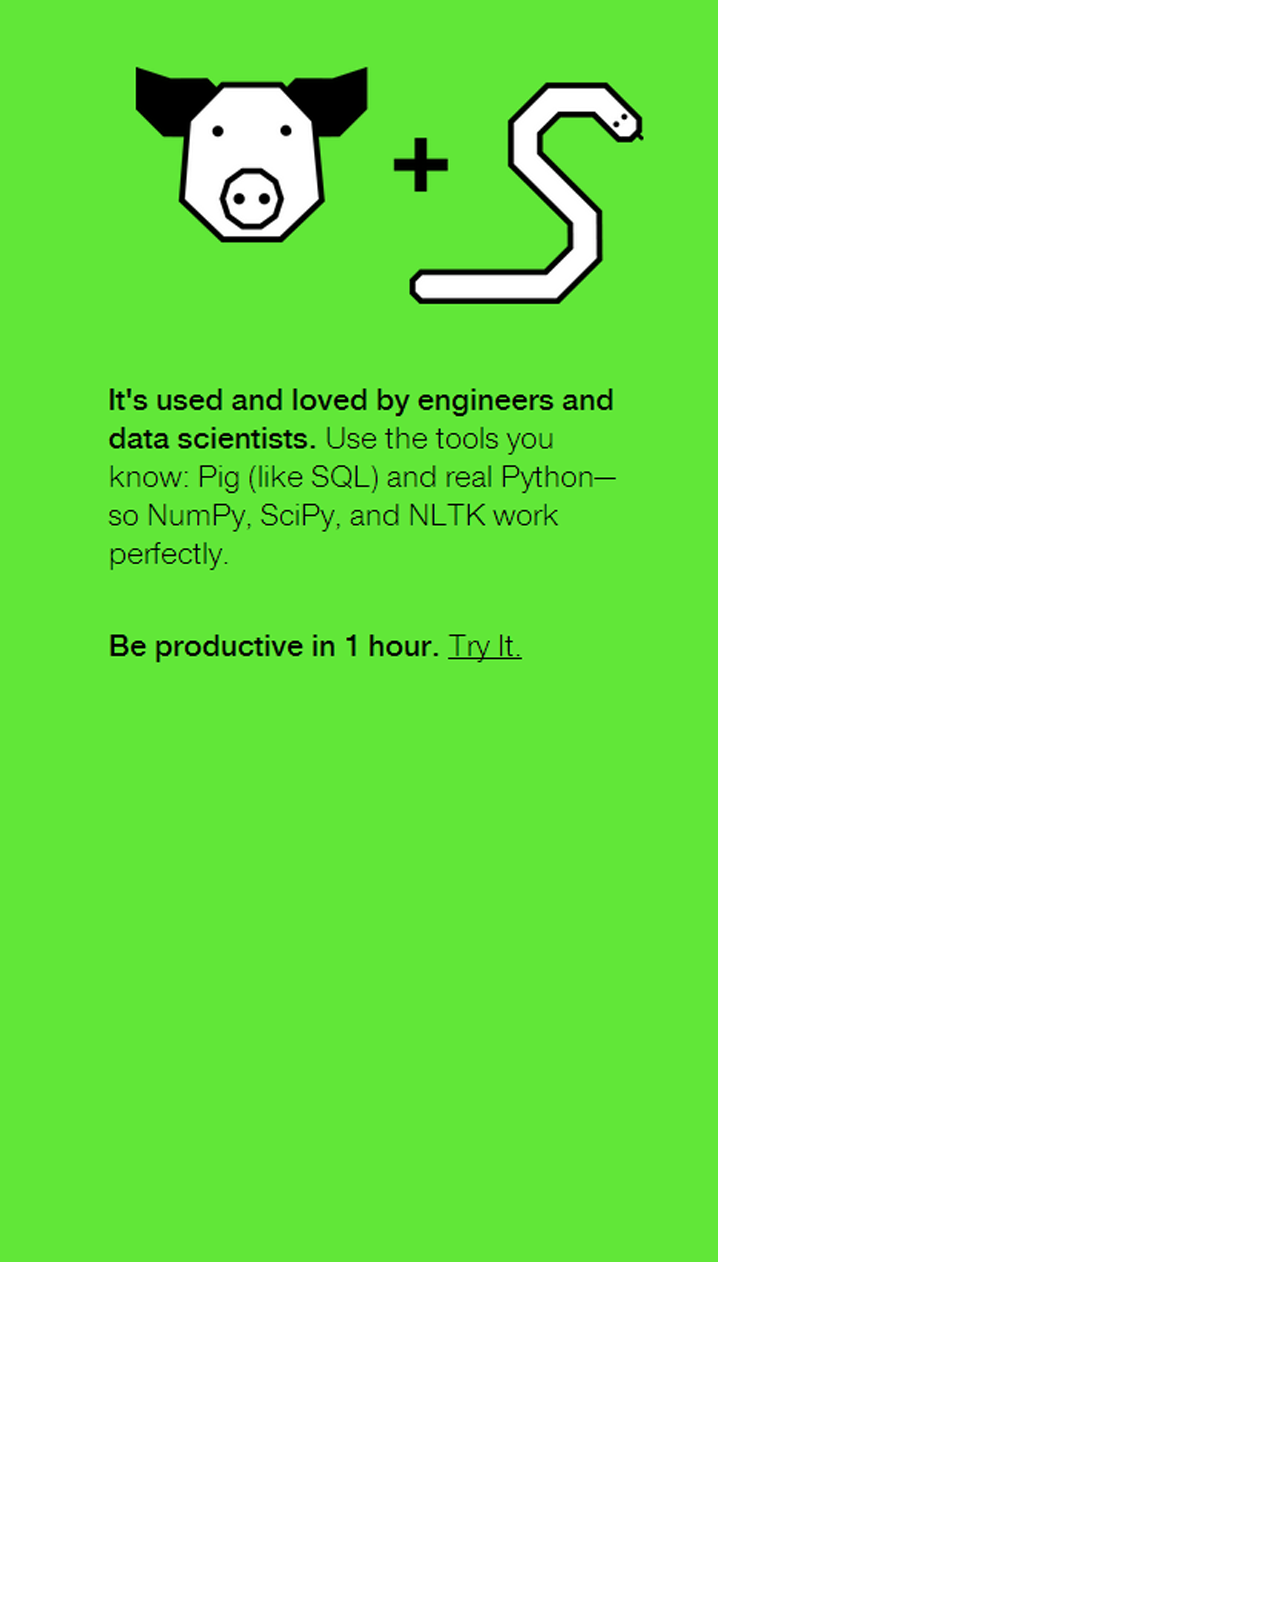
<file: mortardata/connect.html>
<html>
	<head>
		<title> Mortar Data Phone connect</title>

	
	</head>
	
	<body>
		<img style ="margin-left:-10; margin-top:-10;" src="MD_03.png" height="6480" width"=720" usemap="#buttons">
	
	<map name="buttons">
  <area shape="rect" coords="0,0,130,100" href="menu.html" >
  <area shape="rect" coords="570,0,720,100;" href="index.html" >

</map>
	</body>
	</html>
</file>
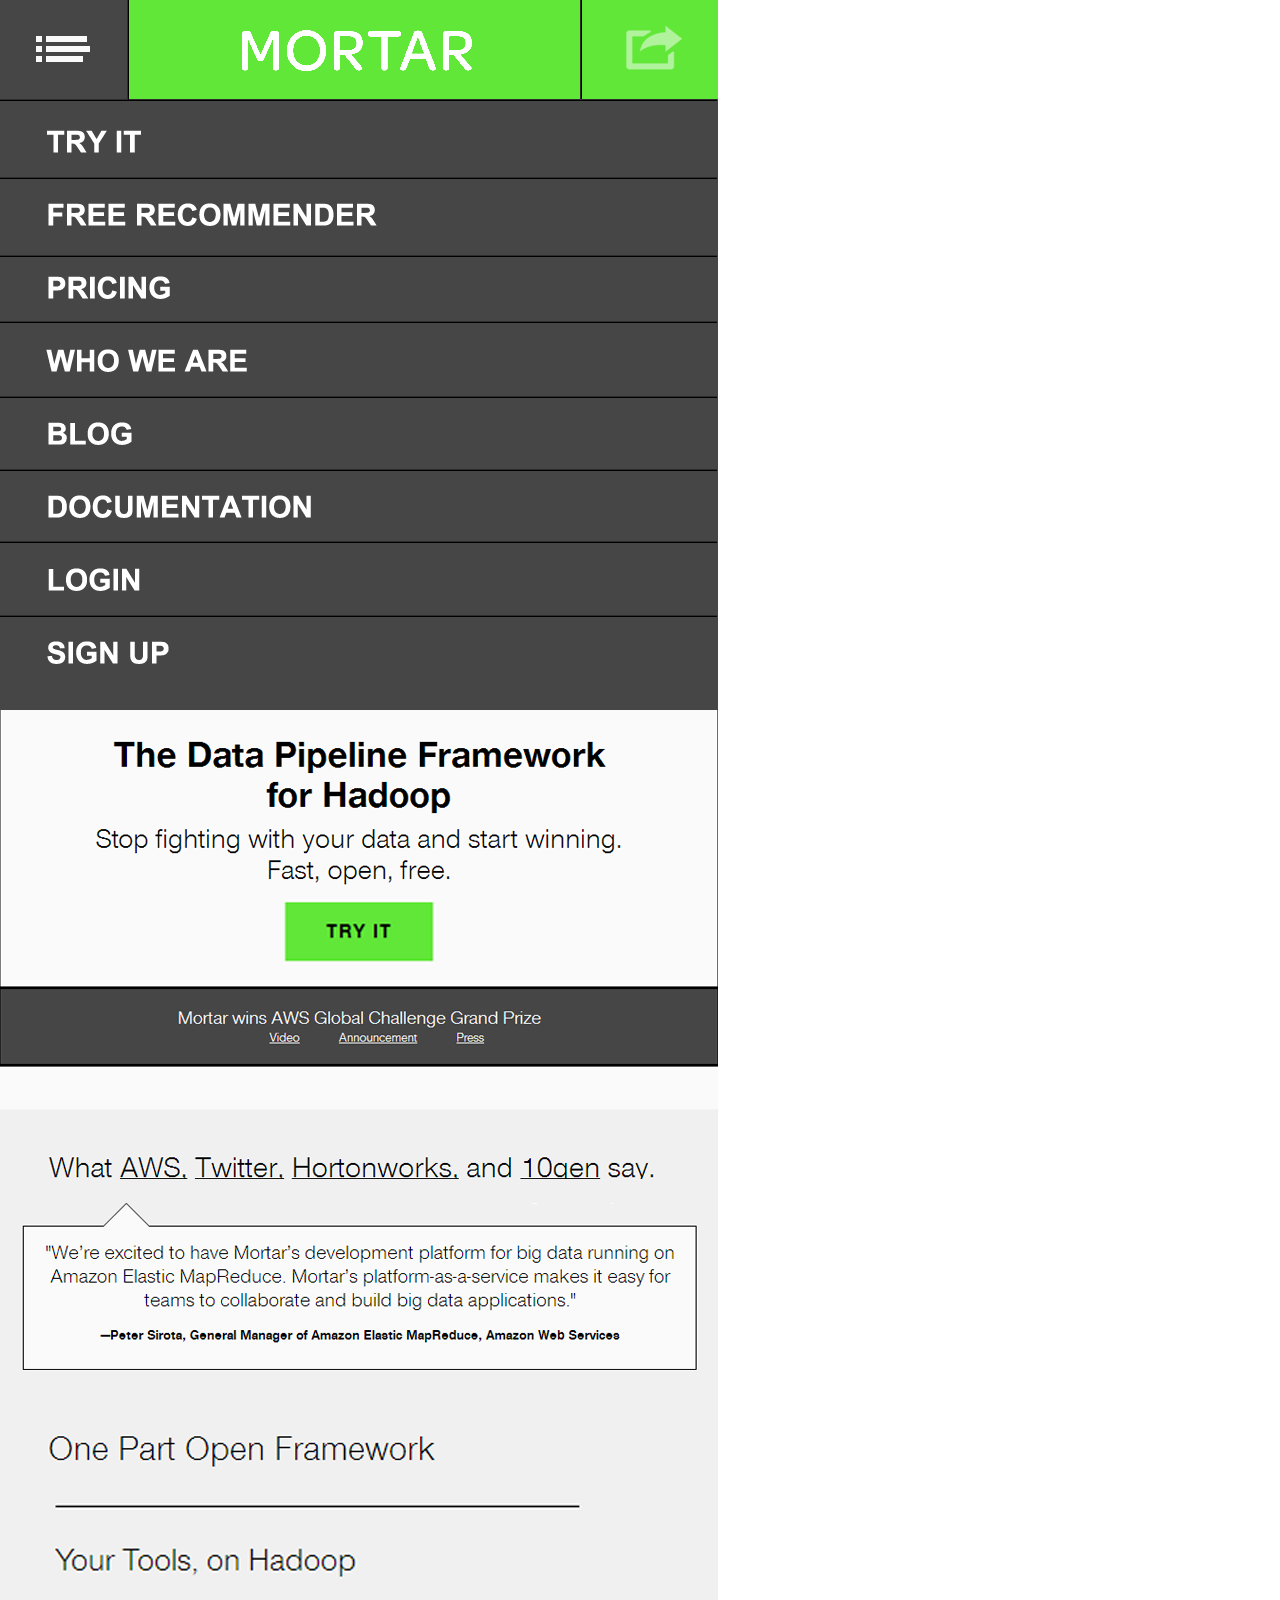
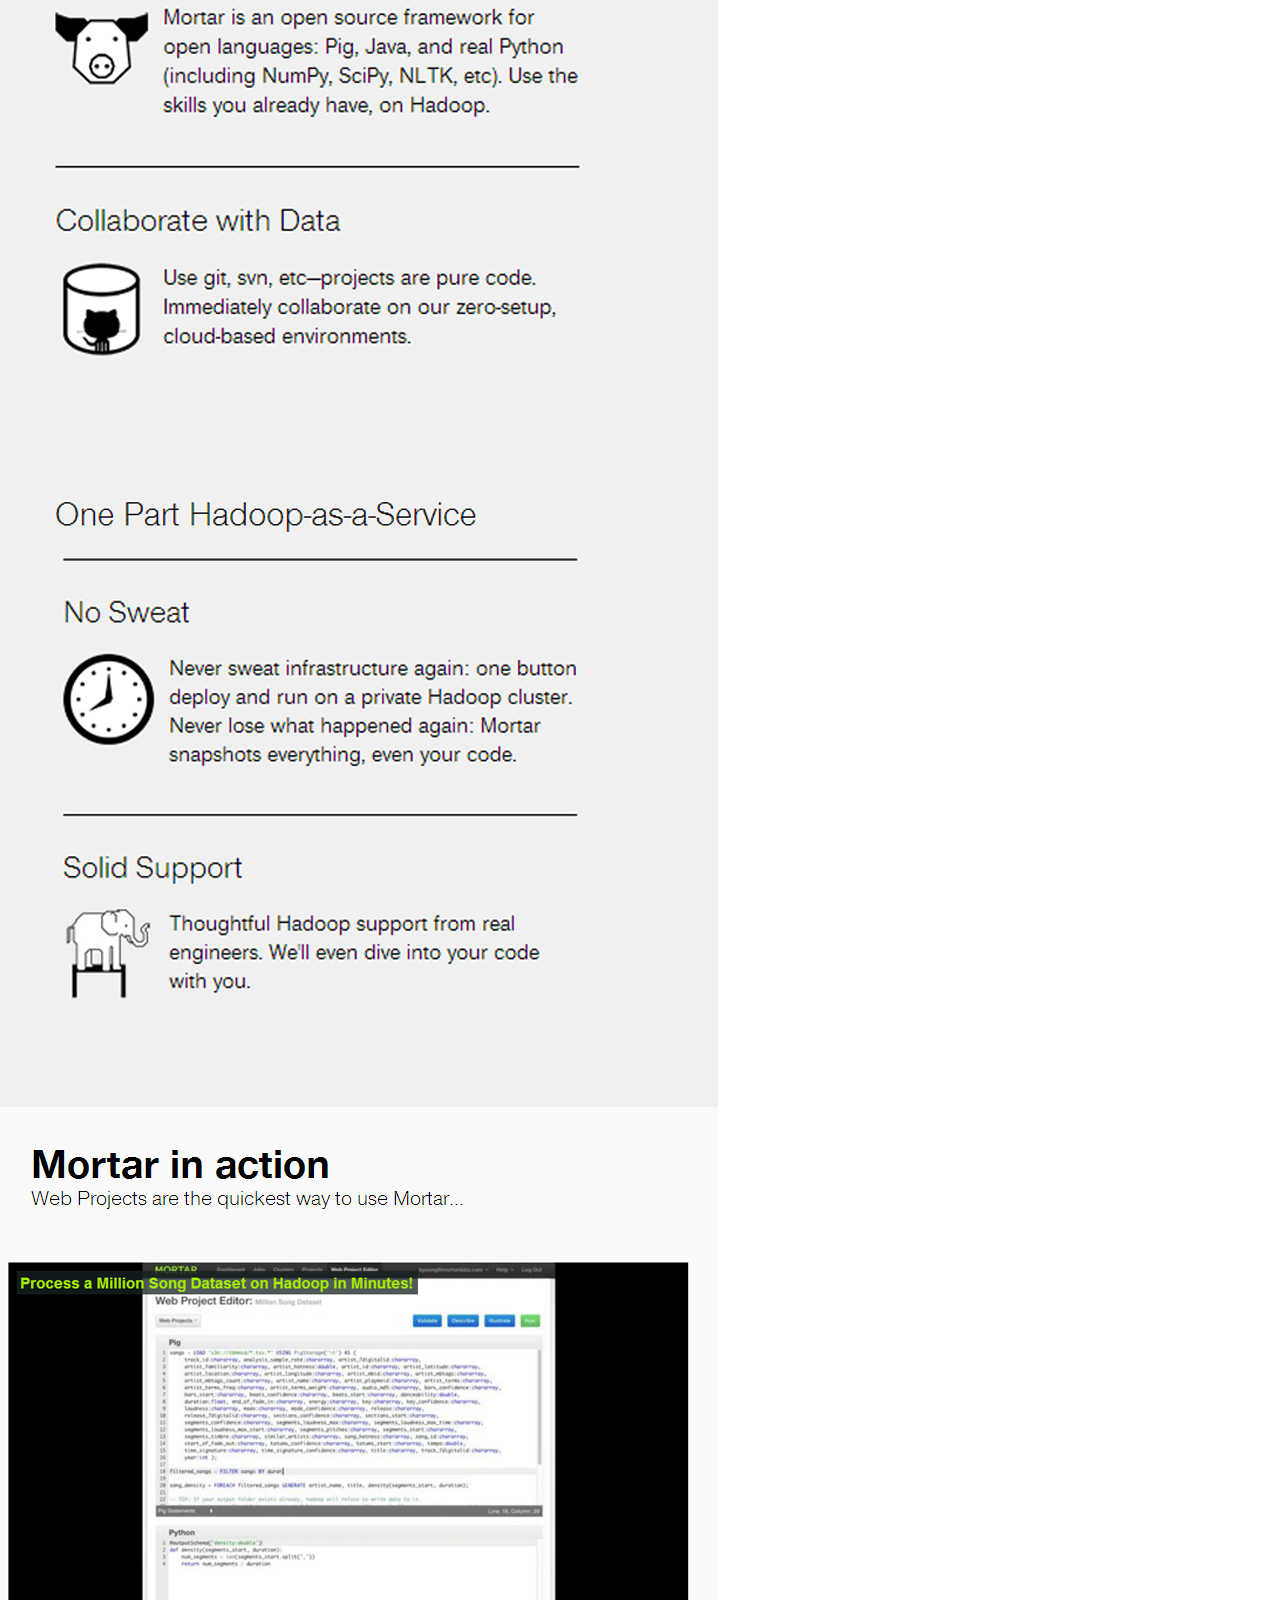
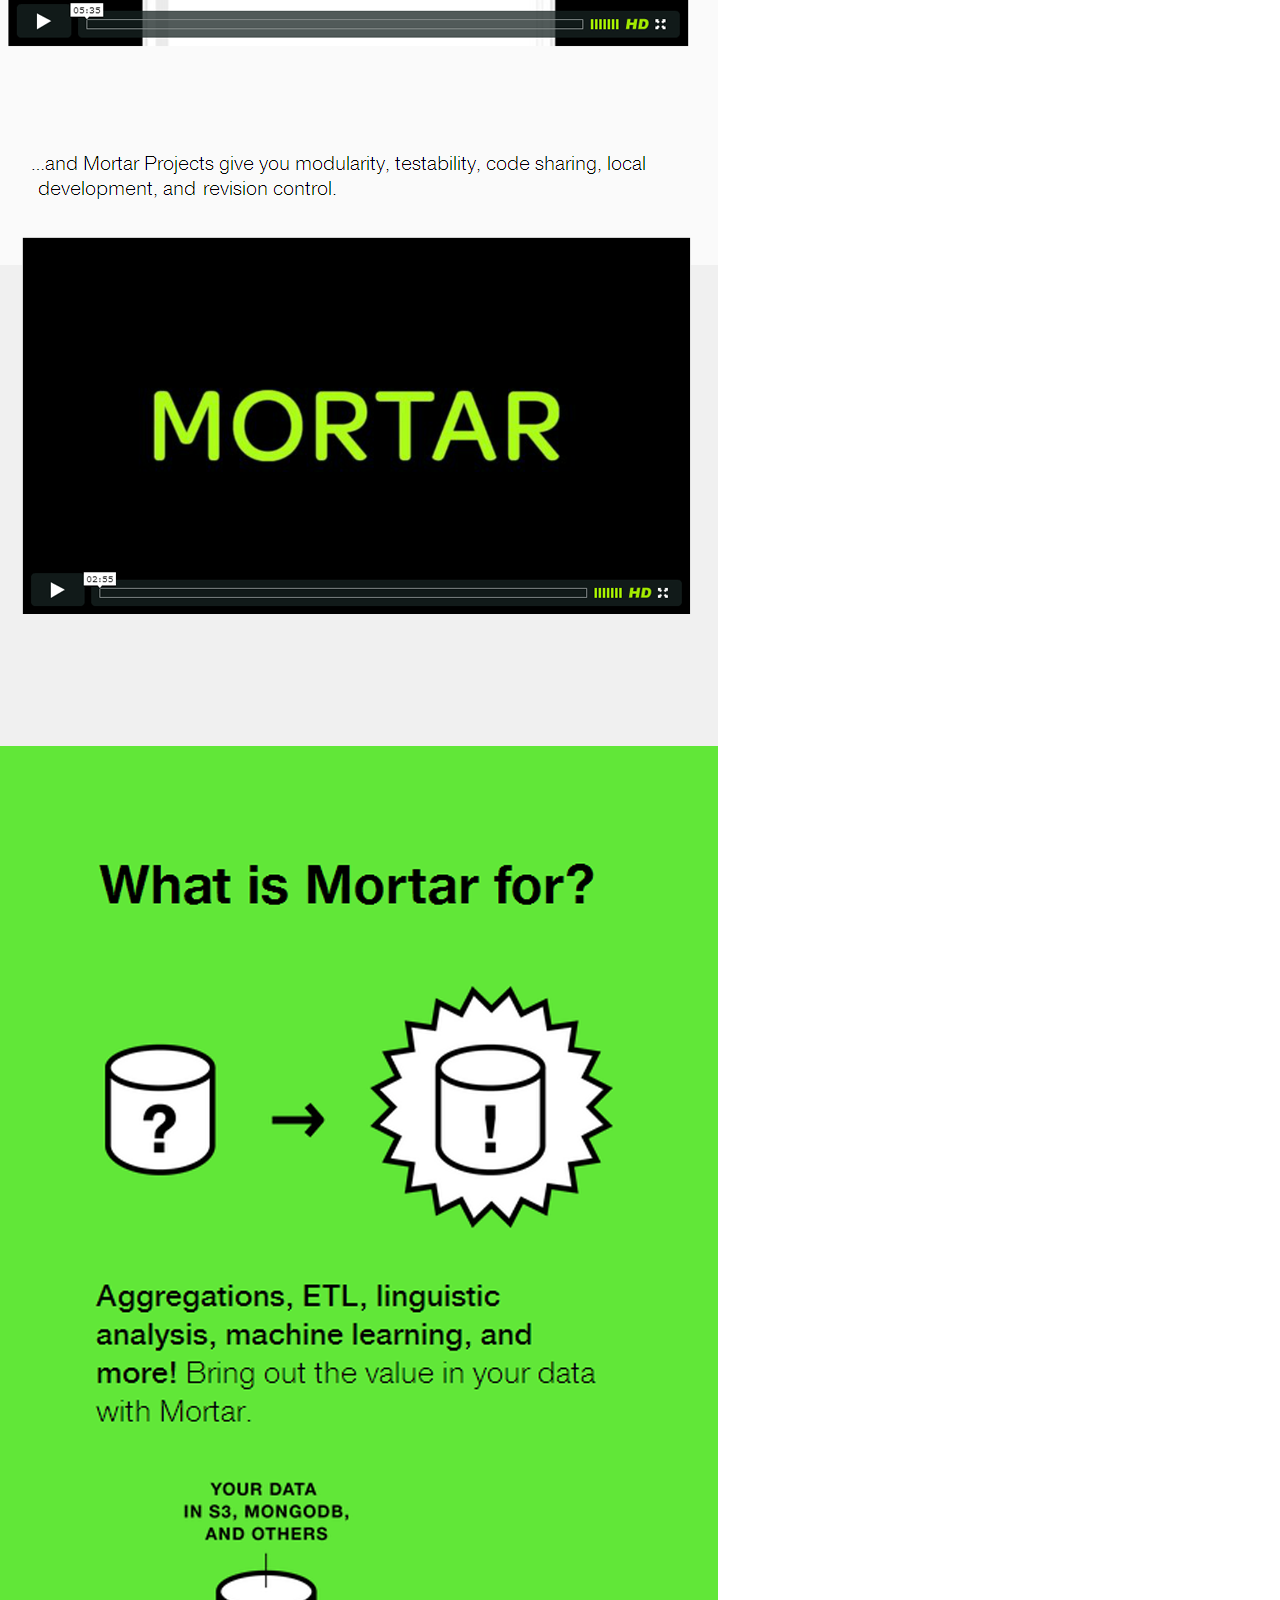
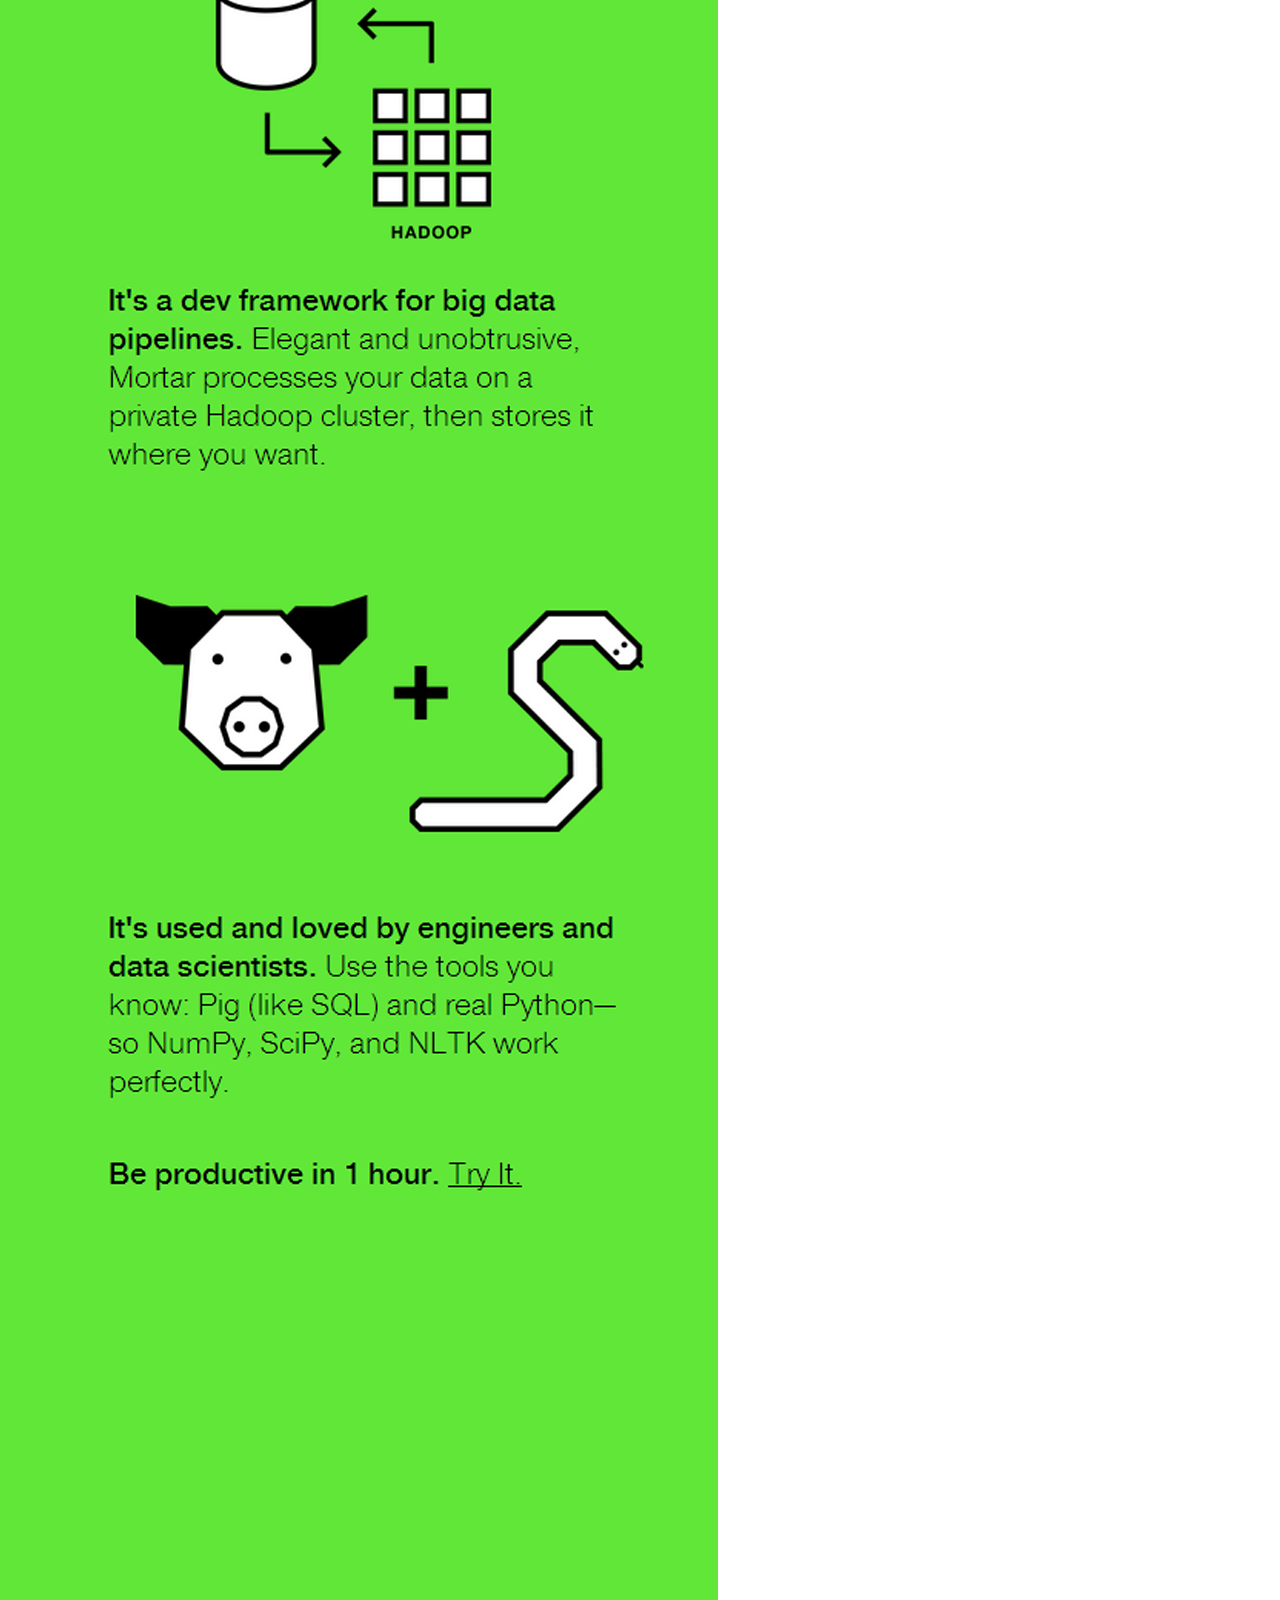
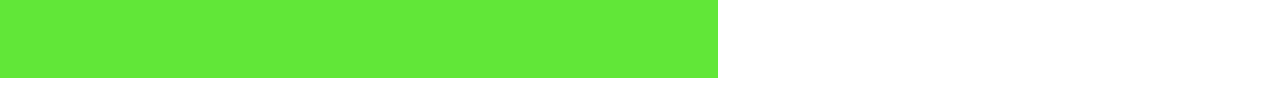
<file: mortardata/menu.html>
<html>
	<head>
		<title> Mortar Data Phone Menu</title>

	
	</head>
	
	<body>
	<img style ="margin-left:-10; margin-top:-10;" src="MD_02.png" usemap="#buttons">
	
	<map name="buttons">
  <area shape="rect" coords="0,0,130,100" href="index.html" >
  <area shape="rect" coords="570,0,720,100;" href="connect.html" >

</map>


	</body>
	</html>
</file>
<file: blog/css/css.css>
@font-face {
    font-family: 'LeagueGothicCondensedRegular';
    src: url('../type/LeagueGothic-CondensedRegular-webfont.eot');
    src: url('../type/LeagueGothic-CondensedRegular-webfont.eot?#iefix') format('embedded-opentype'),
         url('../type/LeagueGothic-CondensedRegular-webfont.woff') format('woff'),
         url('../type/LeagueGothic-CondensedRegular-webfont.ttf') format('truetype'),
         url('../type/LeagueGothic-CondensedRegular-webfont.svg#LeagueGothicCondensedRegular') format('svg');
    font-weight: normal;
    font-style: normal;
}

@font-face {
    font-family: 'LeagueGothicRegular';
    src: url('../type/LeagueGothic-Regular-webfont.eot');
    src: url('../type/LeagueGothic-Regular-webfont.eot?#iefix') format('embedded-opentype'),
         url('../type/LeagueGothic-Regular-webfont.woff') format('woff'),
         url('../type/LeagueGothic-Regular-webfont.ttf') format('truetype'),
         url('../type/LeagueGothic-Regular-webfont.svg#LeagueGothicRegular') format('svg');
    font-weight: normal;
    font-style: normal;
}

h1 {
	font-family: LeagueGothicRegular;
  font-weight: normal;
  font-style: normal;
	font-size: 36px;
	text-transform: uppercase;
	margin-bottom: 5px;
	margin-top: 0px;

}

h3 {
	font-family: sans-serif;
	font-size: 13px;
	margin-bottom: 0px;
	margin-top: 0px;

}	


p {
	font-family: sans-serif;
	font-size: 16px;
	line-height: 22px;
	margin-top: 0px;

	
}

.main {
	width: 960px;
	margin-left:29px;
	margin-top: 0px;
	
}

body{
	margin:0px;

}


header {
		
	vertical-align: bottom;
	margin-bottom: 0px;
	height: 93px;
	padding-bottom: 0px;
	border-bottom:2px solid gray;
}


.content {
	margin-top: 45px;
}



.image {
	float:left;

	
	
}

.story { 
padding-bottom: 20px;
}

.storygroup{
	margin-left: 310px;


}		

ul{
  list-style-type: none;
  font-family: sans-serif;
  font-size: 16px;
  font-weight: bold;
  padding-left: 0px;
  padding: 0px;
  margin: 0px;
}

li{ 
	margin-top: 0px;
  margin-bottom: 20px;

}

nav li {
	display:inline;
	padding-right:7px;
}


nav {
	
	float: right;
	margin-top:67px;
}


.links {
	width: 220px;
	position: absolute;
	border-style:none;
	border-width:1px;
}
</file>
<file: blog/css/css2.css>
@font-face {
    font-family: 'LeagueGothicCondensedRegular';
    src: url('../type/LeagueGothic-CondensedRegular-webfont.eot');
    src: url('../type/LeagueGothic-CondensedRegular-webfont.eot?#iefix') format('embedded-opentype'),
         url('../type/LeagueGothic-CondensedRegular-webfont.woff') format('woff'),
         url('../type/LeagueGothic-CondensedRegular-webfont.ttf') format('truetype'),
         url('../type/LeagueGothic-CondensedRegular-webfont.svg#LeagueGothicCondensedRegular') format('svg');
    font-weight: normal;
    font-style: normal;
}

@font-face {
    font-family: 'LeagueGothicRegular';
    src: url('../type/LeagueGothic-Regular-webfont.eot');
    src: url('../type/LeagueGothic-Regular-webfont.eot?#iefix') format('embedded-opentype'),
         url('../type/LeagueGothic-Regular-webfont.woff') format('woff'),
         url('../type/LeagueGothic-Regular-webfont.ttf') format('truetype'),
         url('../type/LeagueGothic-Regular-webfont.svg#LeagueGothicRegular') format('svg');
    font-weight: normal;
    font-style: normal;
}

body{
	margin:0px;
	font-size: 16px;

}


h1 {
	font-family: LeagueGothicRegular;
  font-weight: normal;
  font-style: normal;
	font-size: 2.5em;
	text-transform: uppercase;
	margin-bottom: 5px;
	margin-top: 0px;

}

h3 {
	font-family: sans-serif;
	font-size: 1.2em;
	margin-bottom: 0px;
	margin-top: 0px;

}	


p {
	font-family: sans-serif;
	font-size: 1em;
	line-height: 22px;
	margin-top: 0px;

	
}

.main {
	width: 960px;
	margin-left:29px;
	margin-top: 0px;
	
}




header {
		
	vertical-align: bottom;
	margin-bottom: 0px;
	height: 93px;
	padding-bottom: 0px;
	border-bottom:2px solid gray;
}


.content {
	margin-top: 45px;
}



.image {
	float:left;

	
	
}

.story { 
padding-bottom: 20px;
}

.storygroup{
	margin-left: 310px;


}		

ul{
  list-style-type: none;
  font-family: sans-serif;
  font-size: 1em;
  font-weight: bold;
  padding-left: 0px;
  padding: 0px;
  margin: 0px;
}

li{ 
	margin-top: 0px;
  margin-bottom: 20px;

}

nav li {
	display:inline;
	padding-right:7px;
}


nav {
	
	float: right;
	margin-top:67px;


}




.links {
	width: 220px;
	position: absolute;
	border-style:none;
	border-width:1px;
</file>
